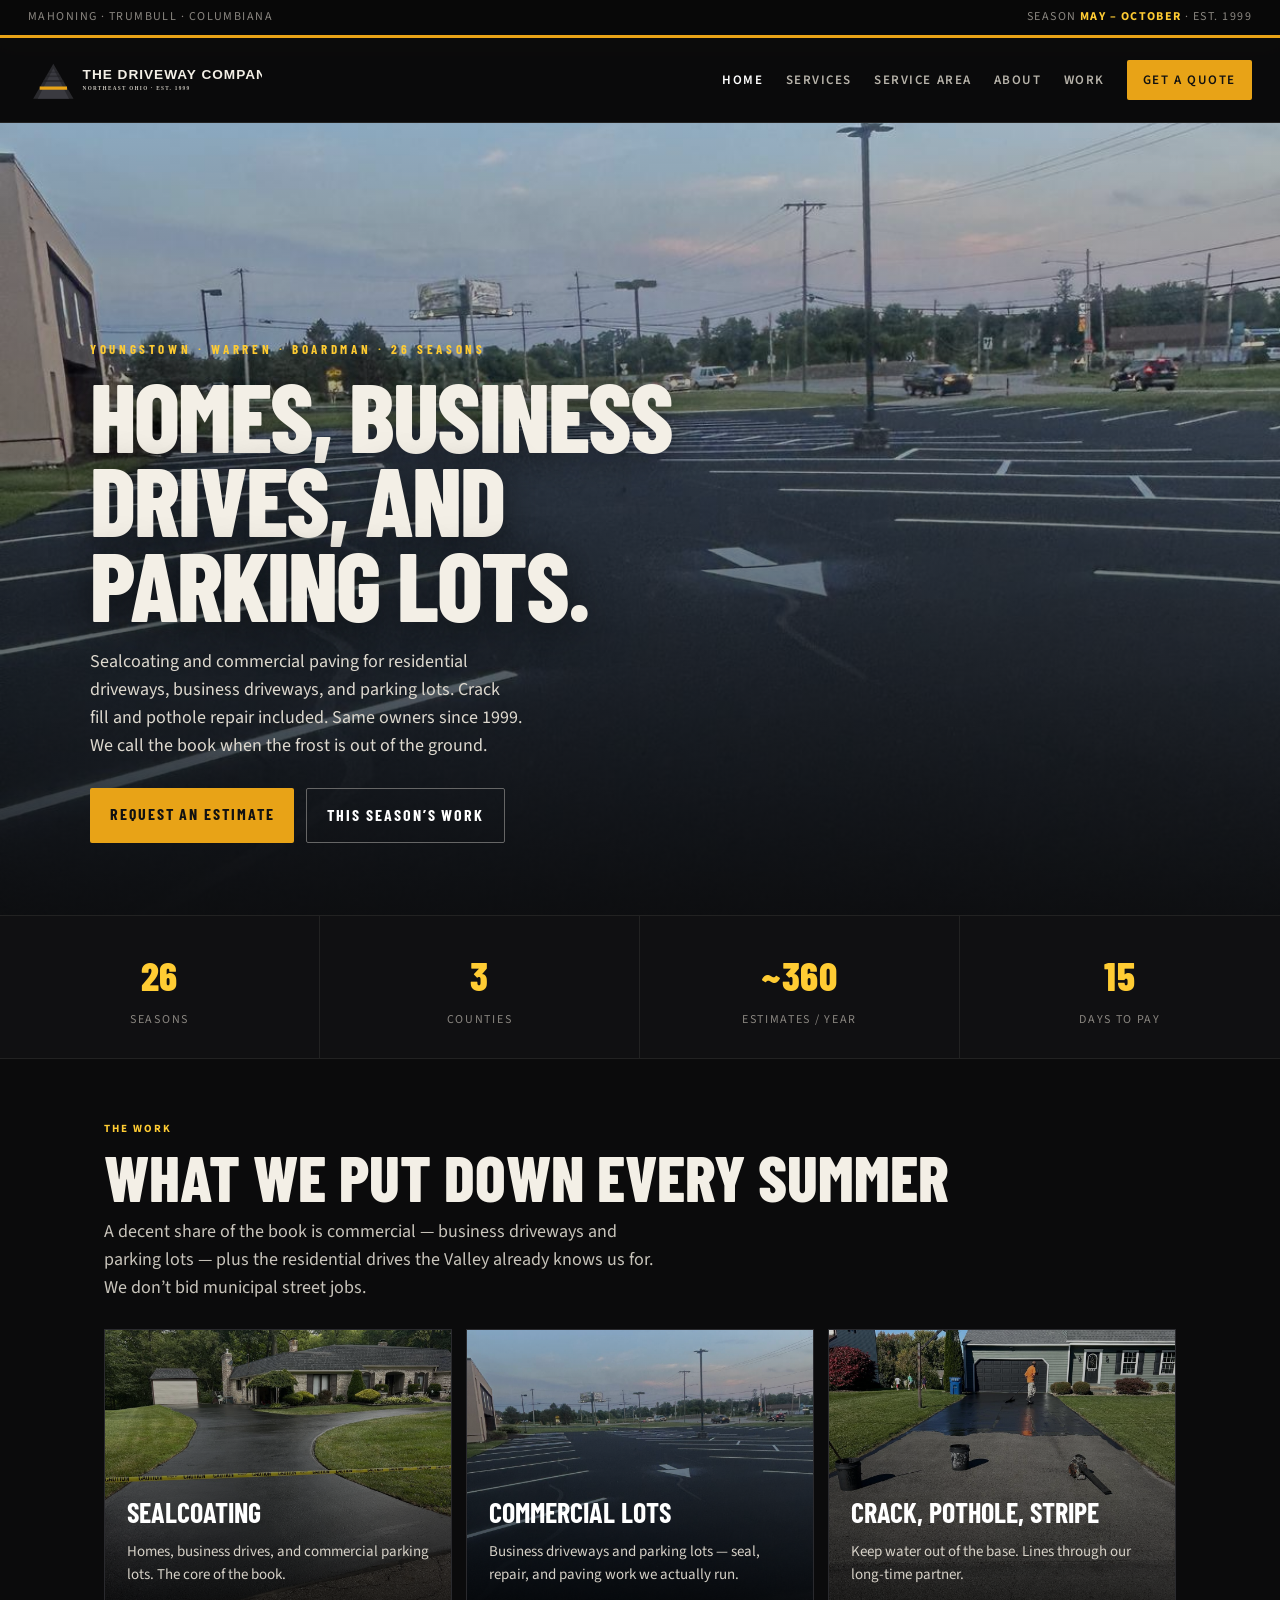
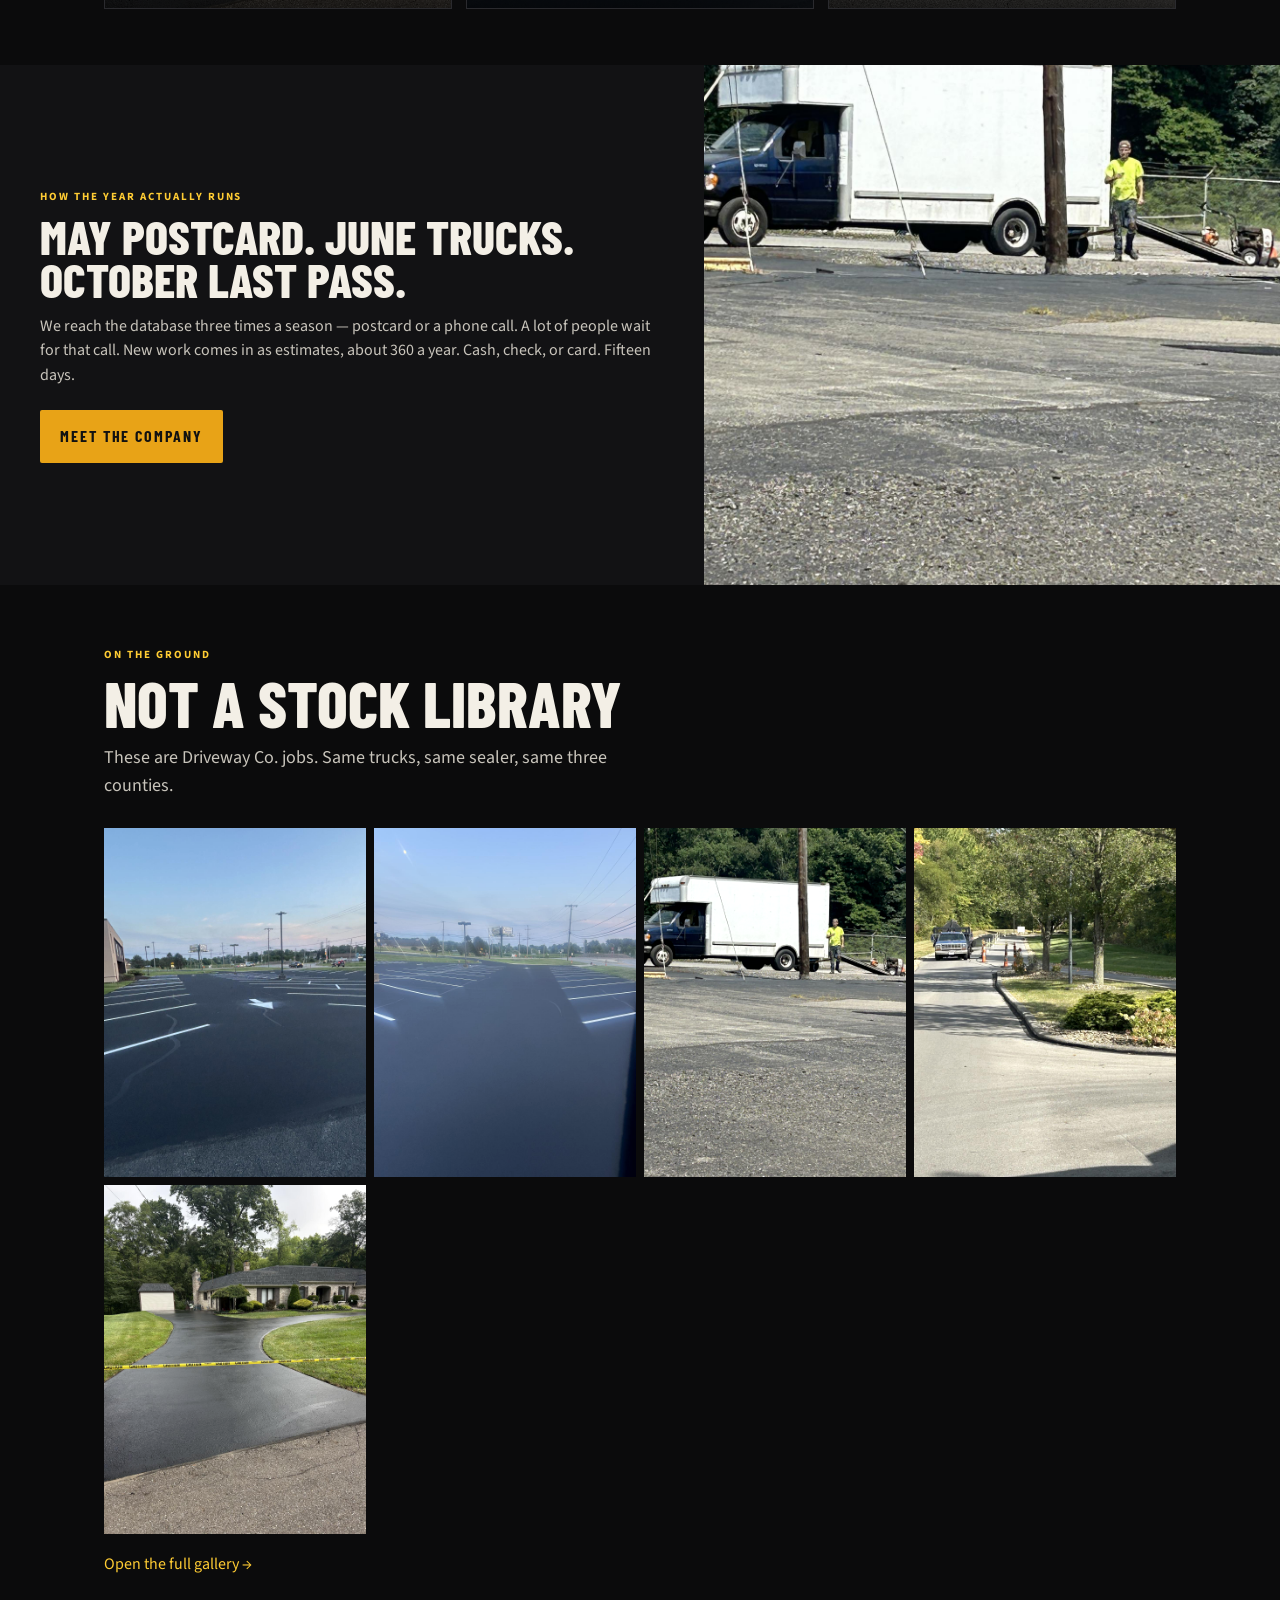
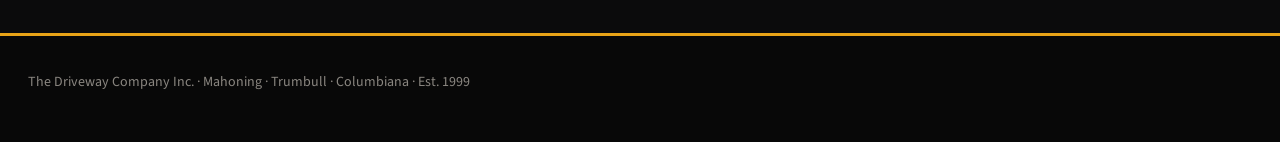
<file: index.html>
<!DOCTYPE html>
<html lang="en">
<head>
  <meta charset="UTF-8" />
  <meta name="viewport" content="width=device-width, initial-scale=1.0" />
  <meta name="robots" content="index, follow" />
  <meta name="description" content="The Driveway Company — 26 seasons of sealcoating and commercial paving for homes, business driveways, and parking lots in Mahoning, Trumbull, and Columbiana Counties." />
  <title>The Driveway Company | Driveways &amp; parking lots · Mahoning Valley since 1999</title>
  <link rel="stylesheet" href="styles.css" />
  <link rel="icon" href="images/logo.svg" type="image/svg+xml" />
</head>
<body>
  <div class="util">
    <span>Mahoning · Trumbull · Columbiana</span>
    <span>Season <b>May – October</b> · Est. 1999</span>
  </div>
  <nav class="nav">
    <a class="brand" href="index.html"><img class="logo" src="images/logo.svg" alt="The Driveway Company" width="280" height="62"/></a>
    <div class="nav-links">
      <a class="active" href="index.html">Home</a>
      <a href="services.html">Services</a>
      <a href="area.html">Service area</a>
      <a href="about.html">About</a>
      <a href="gallery.html">Work</a>
      <a href="contact.html" class="cta">Get a quote</a>
    </div>
  </nav>

  <header class="hero">
    <div class="hero-inner">
      <div class="eyebrow">Youngstown · Warren · Boardman · 26 seasons</div>
      <h1>Homes, business drives, and parking lots.</h1>
      <p>Sealcoating and commercial paving for residential driveways, business driveways, and parking lots. Crack fill and pothole repair included. Same owners since 1999. We call the book when the frost is out of the ground.</p>
      <div class="hero-actions">
        <a class="btn btn-primary" href="contact.html">Request an estimate</a>
        <a class="btn btn-secondary" href="gallery.html">This season’s work</a>
      </div>
    </div>
  </header>

  <div class="stats">
    <div class="stat"><span class="v">26</span><span class="l">Seasons</span></div>
    <div class="stat"><span class="v">3</span><span class="l">Counties</span></div>
    <div class="stat"><span class="v">~360</span><span class="l">Estimates / year</span></div>
    <div class="stat"><span class="v">15</span><span class="l">Days to pay</span></div>
  </div>

  <section class="container">
    <span class="tag">The work</span>
    <h2 class="page-title" style="margin-top:8px;">What we put down every summer</h2>
    <p class="page-sub">A decent share of the book is commercial — business driveways and parking lots — plus the residential drives the Valley already knows us for. We don’t bid municipal street jobs.</p>
    <div class="svc-grid">
      <a class="svc s1" href="services.html">
        <h3>Sealcoating</h3>
        <p>Homes, business drives, and commercial parking lots. The core of the book.</p>
      </a>
      <a class="svc s2" href="services.html">
        <h3>Commercial lots</h3>
        <p>Business driveways and parking lots — seal, repair, and paving work we actually run.</p>
      </a>
      <a class="svc s3" href="services.html">
        <h3>Crack, pothole, stripe</h3>
        <p>Keep water out of the base. Lines through our long-time partner.</p>
      </a>
    </div>
  </section>

  <section class="split">
    <div class="copy">
      <span class="tag">How the year actually runs</span>
      <h2 class="page-title" style="font-size:48px;margin-top:10px;">May postcard. June trucks. October last pass.</h2>
      <p class="muted">We reach the database three times a season — postcard or a phone call. A lot of people wait for that call. New work comes in as estimates, about 360 a year. Cash, check, or card. Fifteen days.</p>
      <p style="margin-top:22px;"><a class="btn btn-primary" href="about.html">Meet the company</a></p>
    </div>
    <div class="pic" aria-hidden="true"></div>
  </section>

  <section class="container">
    <span class="tag">On the ground</span>
    <h2 class="page-title" style="margin-top:8px;">Not a stock library</h2>
    <p class="page-sub">These are Driveway Co. jobs. Same trucks, same sealer, same three counties.</p>
    <div class="photo-strip">
      <figure><img src="images/job-17-commercial.jpg" alt="Commercial parking lot after sealcoat and striping" /></figure>
      <figure><img src="images/job-16-parking-lot.jpg" alt="Commercial parking lot stall stripes" /></figure>
      <figure><img src="images/job-03.jpg" alt="Commercial lot job with crew" /></figure>
      <figure><img src="images/job-14.jpg" alt="Campus or commercial drive with spray truck" /></figure>
      <figure><img src="images/job-04-residence.jpg" alt="Completed residential sealcoating job" /></figure>
    </div>
    <p><a href="gallery.html">Open the full gallery →</a></p>
  </section>

  <footer>The Driveway Company Inc. · Mahoning · Trumbull · Columbiana · Est. 1999</footer>
</body>
</html>
</file>
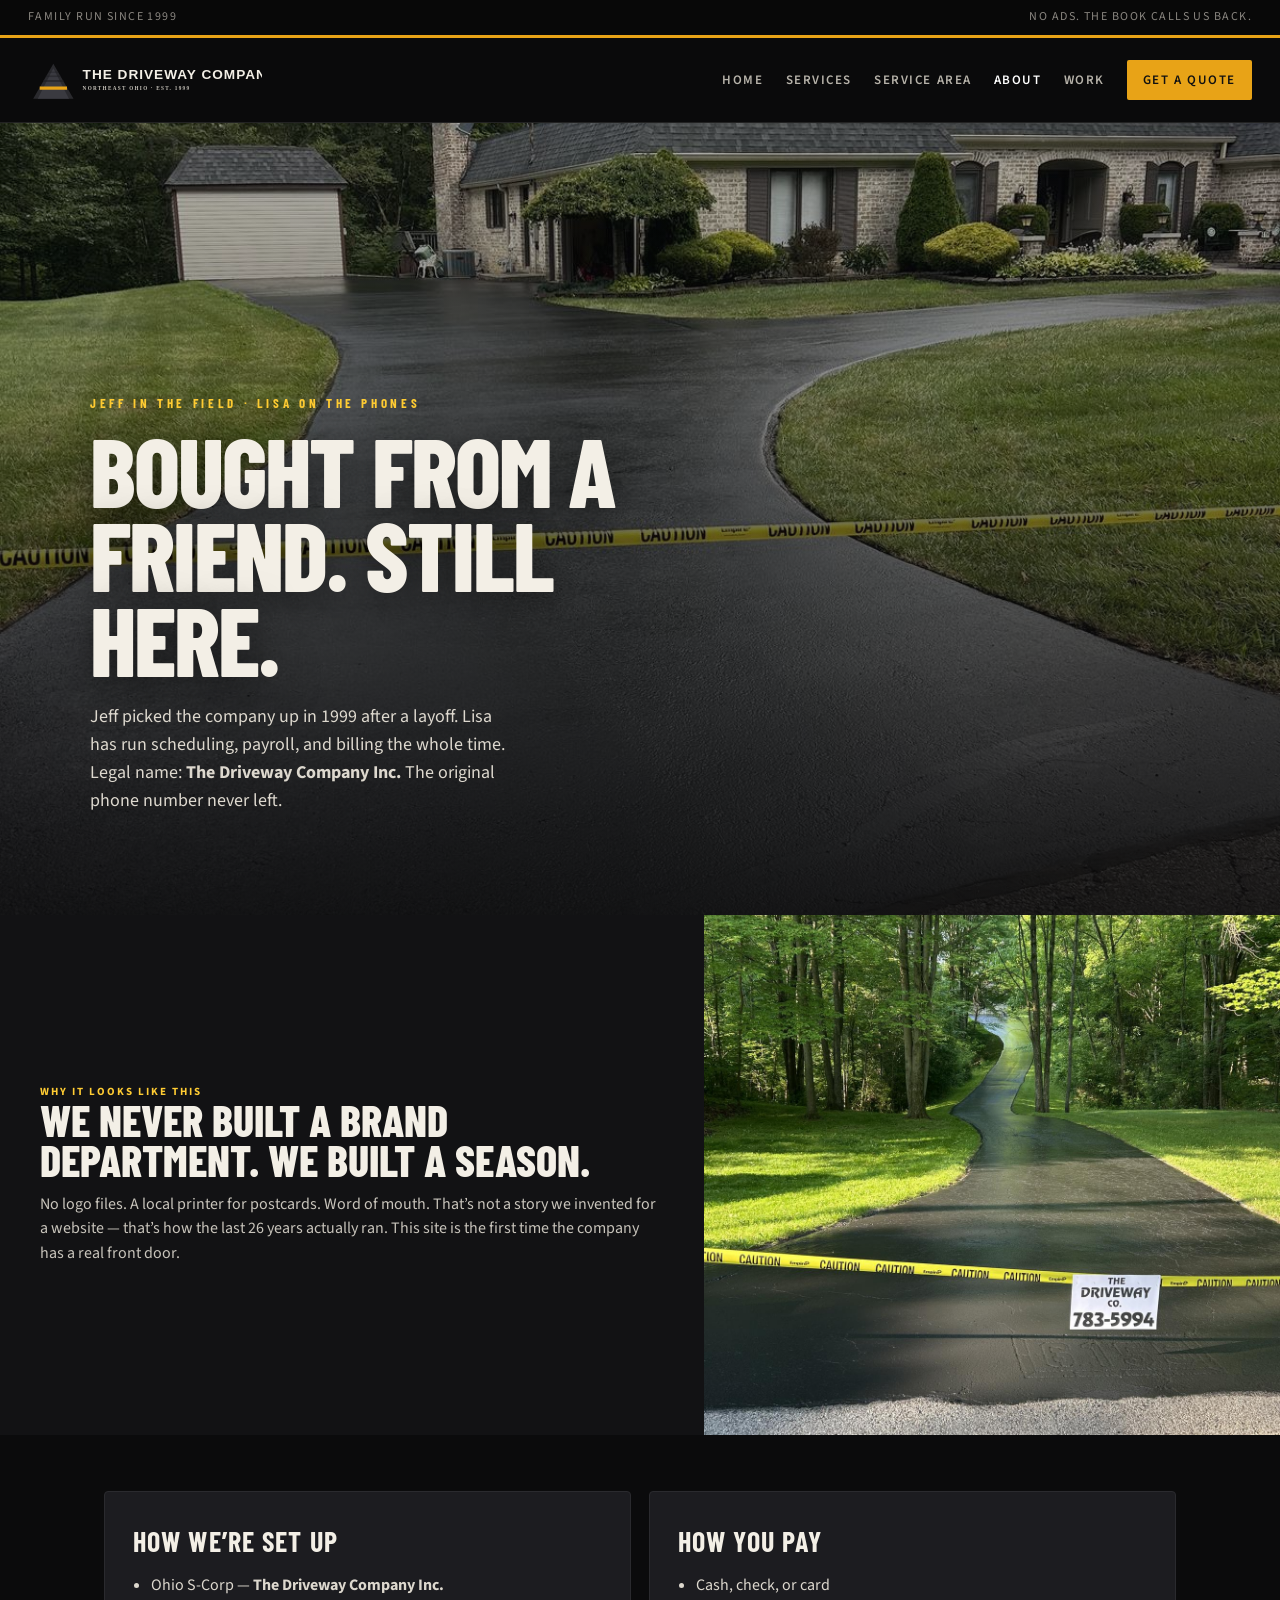
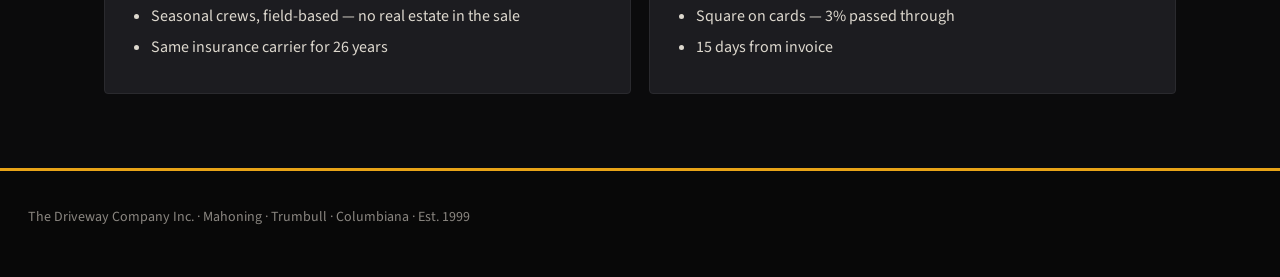
<file: about.html>
<!DOCTYPE html>
<html lang="en">
<head>
  <meta charset="UTF-8" />
  <meta name="viewport" content="width=device-width, initial-scale=1.0" />
  <meta name="robots" content="index, follow" />
  <title>About | The Driveway Company</title>
  <link rel="stylesheet" href="styles.css" />
</head>
<body>
  <div class="util"><span>Family run since 1999</span><span>No ads. The book calls us back.</span></div>
  <nav class="nav">
    <a class="brand" href="index.html"><img class="logo" src="images/logo.svg" alt="The Driveway Company" width="280" height="62"/></a>
    <div class="nav-links">
      <a href="index.html">Home</a>
      <a href="services.html">Services</a>
      <a href="area.html">Service area</a>
      <a class="active" href="about.html">About</a>
      <a href="gallery.html">Work</a>
      <a href="contact.html" class="cta">Get a quote</a>
    </div>
  </nav>
  <header class="hero house">
    <div class="hero-inner">
      <div class="eyebrow">Jeff in the field · Lisa on the phones</div>
      <h1>Bought from a friend. Still here.</h1>
      <p>Jeff picked the company up in 1999 after a layoff. Lisa has run scheduling, payroll, and billing the whole time. Legal name: <strong>The Driveway Company Inc.</strong> The original phone number never left.</p>
    </div>
  </header>
  <section class="split alt">
    <div class="copy">
      <span class="tag">Why it looks like this</span>
      <h2 class="page-title" style="font-size:44px;">We never built a brand department. We built a season.</h2>
      <p class="muted">No logo files. A local printer for postcards. Word of mouth. That’s not a story we invented for a website — that’s how the last 26 years actually ran. This site is the first time the company has a real front door.</p>
    </div>
    <div class="pic" aria-hidden="true"></div>
  </section>
  <main class="container">
    <div class="grid-2">
      <section class="card">
        <h2>How we’re set up</h2>
        <ul class="list">
          <li>Ohio S-Corp — <strong>The Driveway Company Inc.</strong></li>
          <li>Seasonal crews, field-based — no real estate in the sale</li>
          <li>Same insurance carrier for 26 years</li>
        </ul>
      </section>
      <section class="card">
        <h2>How you pay</h2>
        <ul class="list">
          <li>Cash, check, or card</li>
          <li>Square on cards — 3% passed through</li>
          <li>15 days from invoice</li>
        </ul>
      </section>
    </div>
  </main>
  <footer>The Driveway Company Inc. · Mahoning · Trumbull · Columbiana · Est. 1999</footer>
</body>
</html>
</file>
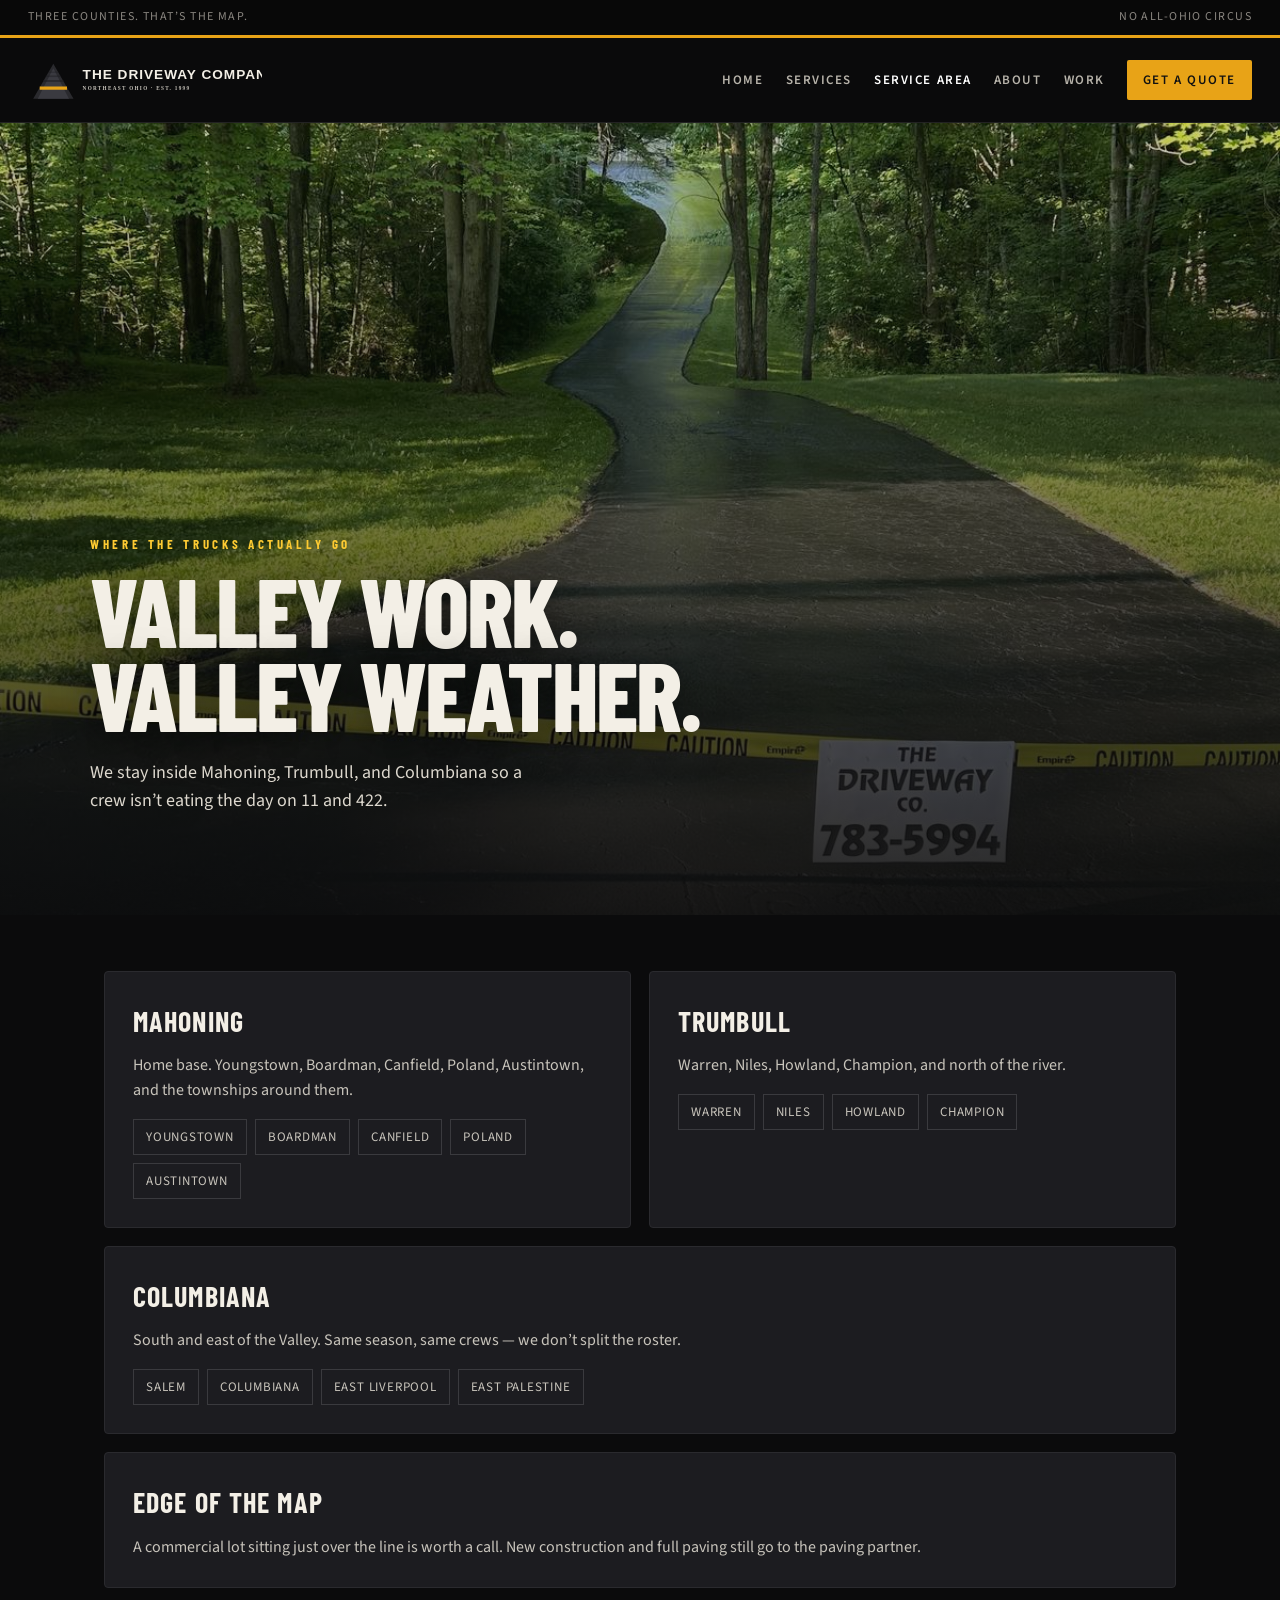
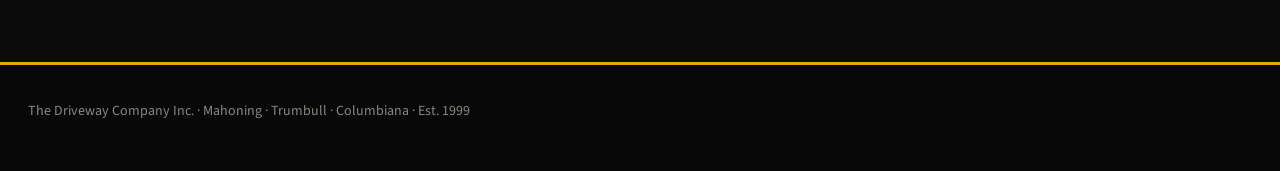
<file: area.html>
<!DOCTYPE html>
<html lang="en">
<head>
  <meta charset="UTF-8" />
  <meta name="viewport" content="width=device-width, initial-scale=1.0" />
  <meta name="robots" content="index, follow" />
  <title>Service area | The Driveway Company</title>
  <link rel="stylesheet" href="styles.css" />
</head>
<body>
  <div class="util"><span>Three counties. That’s the map.</span><span>No all-Ohio circus</span></div>
  <nav class="nav">
    <a class="brand" href="index.html"><img class="logo" src="images/logo.svg" alt="The Driveway Company" width="280" height="62"/></a>
    <div class="nav-links">
      <a href="index.html">Home</a>
      <a href="services.html">Services</a>
      <a class="active" href="area.html">Service area</a>
      <a href="about.html">About</a>
      <a href="gallery.html">Work</a>
      <a href="contact.html" class="cta">Get a quote</a>
    </div>
  </nav>
  <header class="hero woods">
    <div class="hero-inner">
      <div class="eyebrow">Where the trucks actually go</div>
      <h1>Valley work. Valley weather.</h1>
      <p>We stay inside Mahoning, Trumbull, and Columbiana so a crew isn’t eating the day on 11 and 422.</p>
    </div>
  </header>
  <main class="container">
    <div class="grid-2">
      <section class="card">
        <h2>Mahoning</h2>
        <p class="muted">Home base. Youngstown, Boardman, Canfield, Poland, Austintown, and the townships around them.</p>
        <div class="towns">
          <span class="town">Youngstown</span><span class="town">Boardman</span><span class="town">Canfield</span>
          <span class="town">Poland</span><span class="town">Austintown</span>
        </div>
      </section>
      <section class="card">
        <h2>Trumbull</h2>
        <p class="muted">Warren, Niles, Howland, Champion, and north of the river.</p>
        <div class="towns">
          <span class="town">Warren</span><span class="town">Niles</span><span class="town">Howland</span>
          <span class="town">Champion</span>
        </div>
      </section>
    </div>
    <section class="card">
      <h2>Columbiana</h2>
      <p class="muted">South and east of the Valley. Same season, same crews — we don’t split the roster.</p>
      <div class="towns">
        <span class="town">Salem</span><span class="town">Columbiana</span><span class="town">East Liverpool</span>
        <span class="town">East Palestine</span>
      </div>
    </section>
    <section class="card">
      <h2>Edge of the map</h2>
      <p class="muted">A commercial lot sitting just over the line is worth a call. New construction and full paving still go to the paving partner.</p>
    </section>
  </main>
  <footer>The Driveway Company Inc. · Mahoning · Trumbull · Columbiana · Est. 1999</footer>
</body>
</html>
</file>
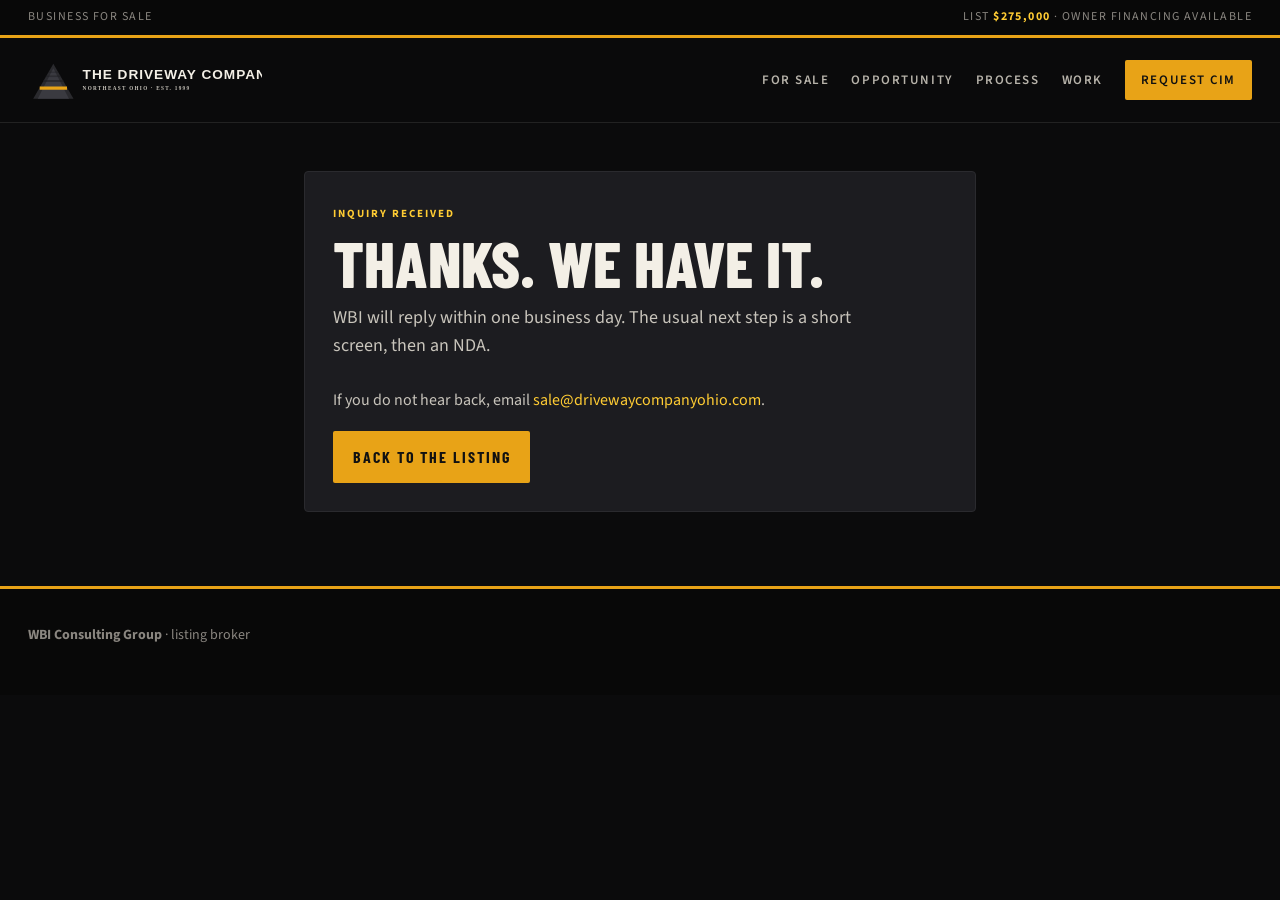
<file: buyer-thanks.html>
<!DOCTYPE html>
<html lang="en">
<head>
  <meta charset="UTF-8" />
  <meta name="viewport" content="width=device-width, initial-scale=1.0" />
  <meta name="robots" content="noindex, nofollow" />
  <title>Inquiry received | The Driveway Company</title>
  <link rel="stylesheet" href="styles.css" />
  <link rel="icon" href="images/logo.svg" type="image/svg+xml" />
</head>
<body>
  <div class="util"><span>Business for sale</span><span>List <b>$275,000</b> · Owner financing available</span></div>
  <nav class="nav">
    <a class="brand" href="sale.html"><img class="logo" src="images/logo.svg" alt="The Driveway Company" width="280" height="62"/></a>
    <div class="nav-links">
      <a href="sale.html">For sale</a>
      <a href="opportunity.html">Opportunity</a>
      <a href="process.html">Process</a>
      <a href="gallery.html">Work</a>
      <a href="inquire.html" class="cta">Request CIM</a>
    </div>
  </nav>
  <main class="container" style="padding-top:48px; max-width:720px;">
    <section class="card">
      <span class="tag">Inquiry received</span>
      <h1 class="page-title" style="margin-top:10px;">Thanks. We have it.</h1>
      <p class="page-sub">WBI will reply within one business day. The usual next step is a short screen, then an NDA.</p>
      <p class="muted">If you do not hear back, email <a href="mailto:sale@drivewaycompanyohio.com">sale@drivewaycompanyohio.com</a>.</p>
      <p style="margin-top:18px;"><a class="btn btn-primary" href="sale.html">Back to the listing</a></p>
    </section>
  </main>
  <footer><strong>WBI Consulting Group</strong> · listing broker</footer>
</body>
</html>
</file>
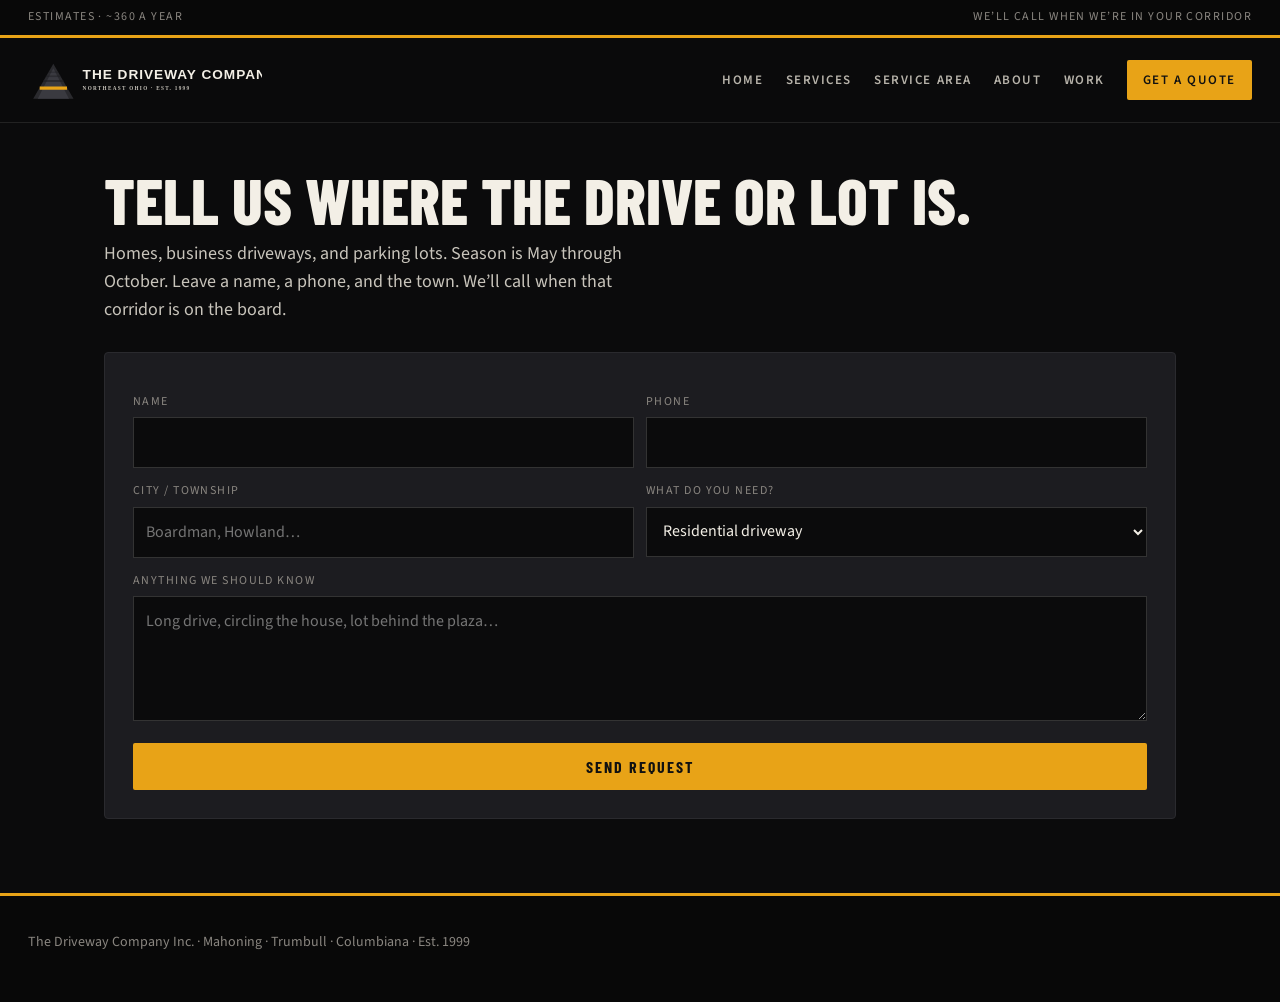
<file: contact.html>
<!DOCTYPE html>
<html lang="en">
<head>
  <meta charset="UTF-8" />
  <meta name="viewport" content="width=device-width, initial-scale=1.0" />
  <meta name="robots" content="index, follow" />
  <title>Get a quote | The Driveway Company</title>
  <link rel="stylesheet" href="styles.css" />
</head>
<body>
  <div class="util"><span>Estimates · ~360 a year</span><span>We’ll call when we’re in your corridor</span></div>
  <nav class="nav">
    <a class="brand" href="index.html"><img class="logo" src="images/logo.svg" alt="The Driveway Company" width="280" height="62"/></a>
    <div class="nav-links">
      <a href="index.html">Home</a>
      <a href="services.html">Services</a>
      <a href="area.html">Service area</a>
      <a href="about.html">About</a>
      <a href="gallery.html">Work</a>
      <a href="contact.html" class="cta active">Get a quote</a>
    </div>
  </nav>
  <main class="container" style="padding-top:48px;">
    <h1 class="page-title">Tell us where the drive or lot is.</h1>
    <p class="page-sub">Homes, business driveways, and parking lots. Season is May through October. Leave a name, a phone, and the town. We’ll call when that corridor is on the board.</p>
    <section class="card">
      <form class="form-grid" action="https://formsubmit.co/f00d392a58c401b64796ccf710bd9527" method="post">
        <input type="hidden" name="_next" value="https://drivewaycompanyohio.com/thanks.html" />
        <input type="hidden" name="_subject" value="Driveway Co. quote request" />
        <input type="text" name="_honey" style="display:none" />
        <div class="form-row">
          <div><label for="name">Name</label><input id="name" name="name" required /></div>
          <div><label for="phone">Phone</label><input id="phone" name="phone" required /></div>
        </div>
        <div class="form-row">
          <div><label for="city">City / township</label><input id="city" name="city" placeholder="Boardman, Howland…" /></div>
          <div>
            <label for="job">What do you need?</label>
            <select id="job" name="job">
              <option>Residential driveway</option>
              <option>Business driveway</option>
              <option>Parking lot / commercial paving</option>
              <option>Crack fill / pothole</option>
              <option>Not sure — call me</option>
            </select>
          </div>
        </div>
        <div>
          <label for="notes">Anything we should know</label>
          <textarea id="notes" name="notes" rows="4" placeholder="Long drive, circling the house, lot behind the plaza…"></textarea>
        </div>
        <button class="btn btn-primary" type="submit">Send request</button>
      </form>
    </section>
  </main>
  <footer>The Driveway Company Inc. · Mahoning · Trumbull · Columbiana · Est. 1999</footer>
</body>
</html>
</file>
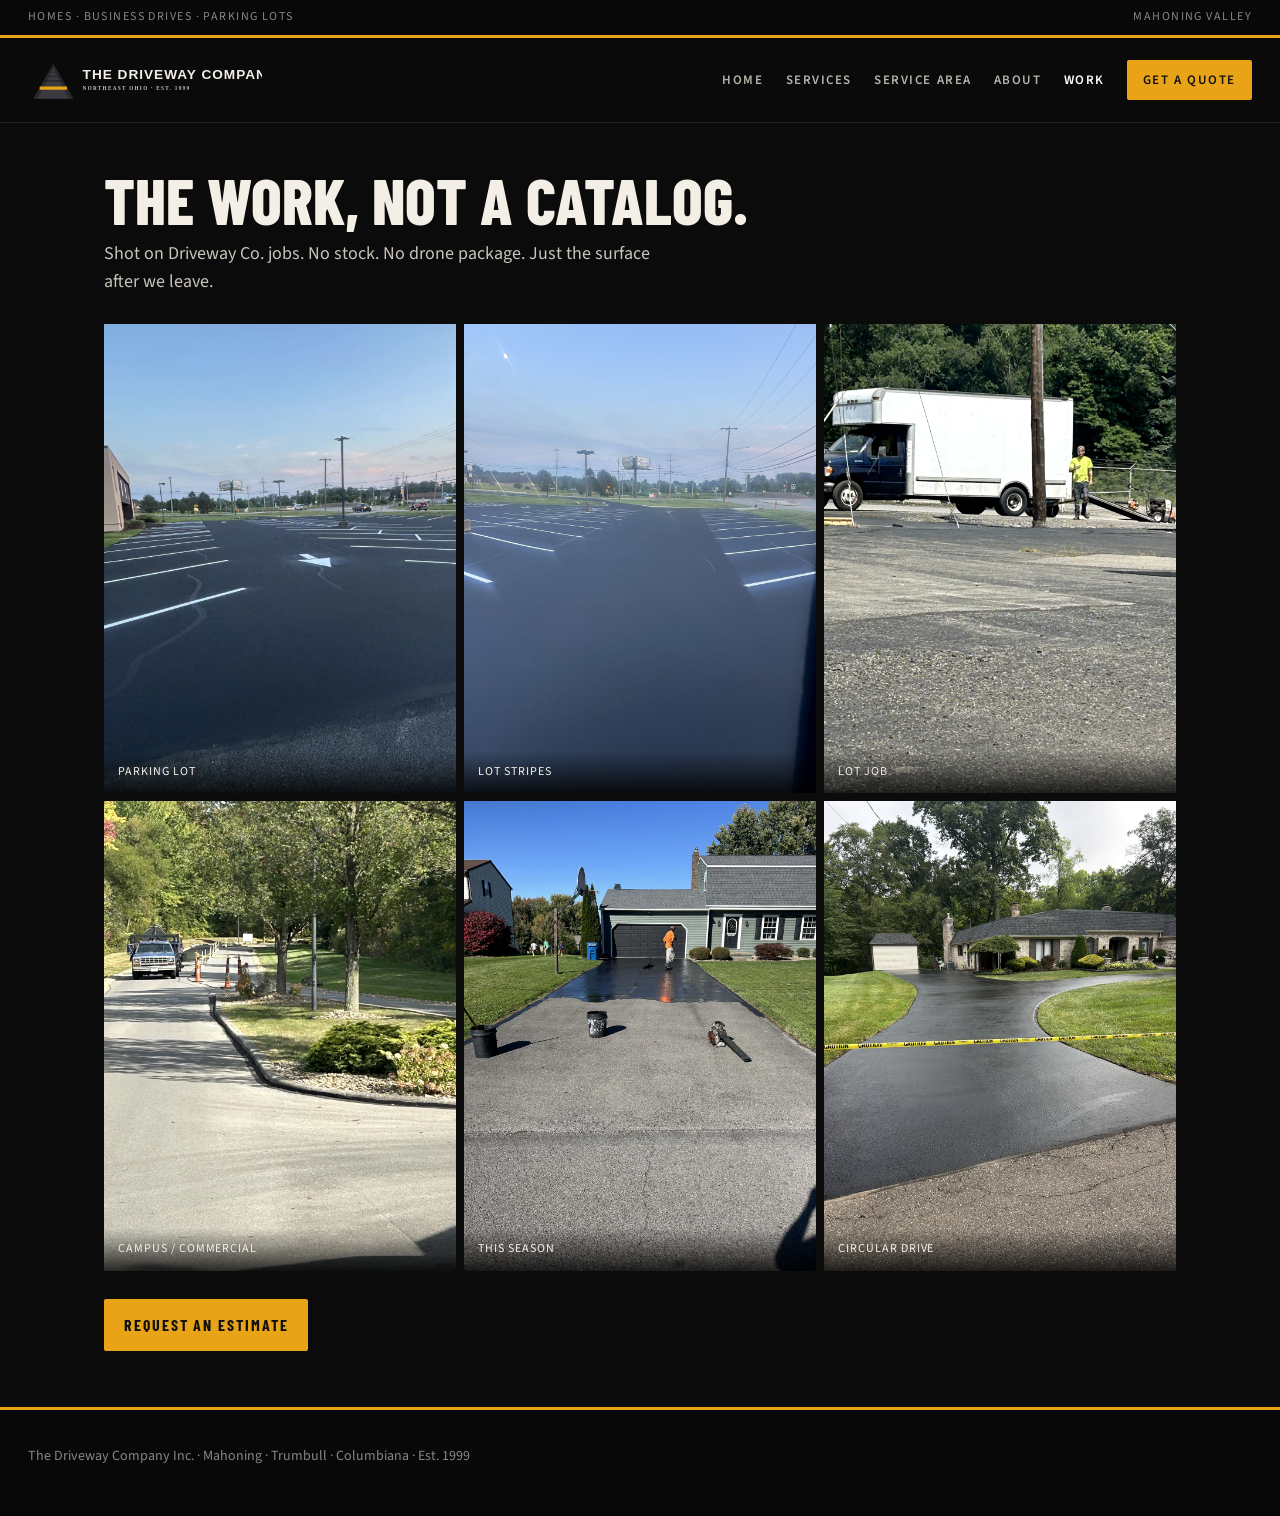
<file: gallery.html>
<!DOCTYPE html>
<html lang="en">
<head>
  <meta charset="UTF-8" />
  <meta name="viewport" content="width=device-width, initial-scale=1.0" />
  <meta name="robots" content="index, follow" />
  <title>Work | The Driveway Company</title>
  <link rel="stylesheet" href="styles.css" />
</head>
<body>
  <div class="util"><span>Homes · Business drives · Parking lots</span><span>Mahoning Valley</span></div>
  <nav class="nav">
    <a class="brand" href="index.html"><img class="logo" src="images/logo.svg" alt="The Driveway Company" width="280" height="62"/></a>
    <div class="nav-links">
      <a href="index.html">Home</a>
      <a href="services.html">Services</a>
      <a href="area.html">Service area</a>
      <a href="about.html">About</a>
      <a class="active" href="gallery.html">Work</a>
      <a href="contact.html" class="cta">Get a quote</a>
    </div>
  </nav>
  <main class="container" style="padding-top:48px;">
    <h1 class="page-title">The work, not a catalog.</h1>
    <p class="page-sub">Shot on Driveway Co. jobs. No stock. No drone package. Just the surface after we leave.</p>
    <div class="gallery">
      <figure><img src="images/job-17-commercial.jpg" alt="Commercial parking lot after sealcoat and striping" /><figcaption>Parking lot</figcaption></figure>
      <figure><img src="images/job-16-parking-lot.jpg" alt="Commercial parking lot stall stripes" /><figcaption>Lot stripes</figcaption></figure>
      <figure><img src="images/job-03.jpg" alt="Commercial lot job with crew" /><figcaption>Lot job</figcaption></figure>
      <figure><img src="images/job-14.jpg" alt="Commercial / campus drive with spray truck" /><figcaption>Campus / commercial</figcaption></figure>
      <figure><img src="images/job-15-crew-work.jpg" alt="Fresh sealcoat on a residential driveway" /><figcaption>This season</figcaption></figure>
      <figure><img src="images/job-04-residence.jpg" alt="Circular driveway at a brick home" /><figcaption>Circular drive</figcaption></figure>
    </div>
    <p style="margin-top:28px;"><a class="btn btn-primary" href="contact.html">Request an estimate</a></p>
  </main>
  <footer>The Driveway Company Inc. · Mahoning · Trumbull · Columbiana · Est. 1999</footer>
</body>
</html>
</file>
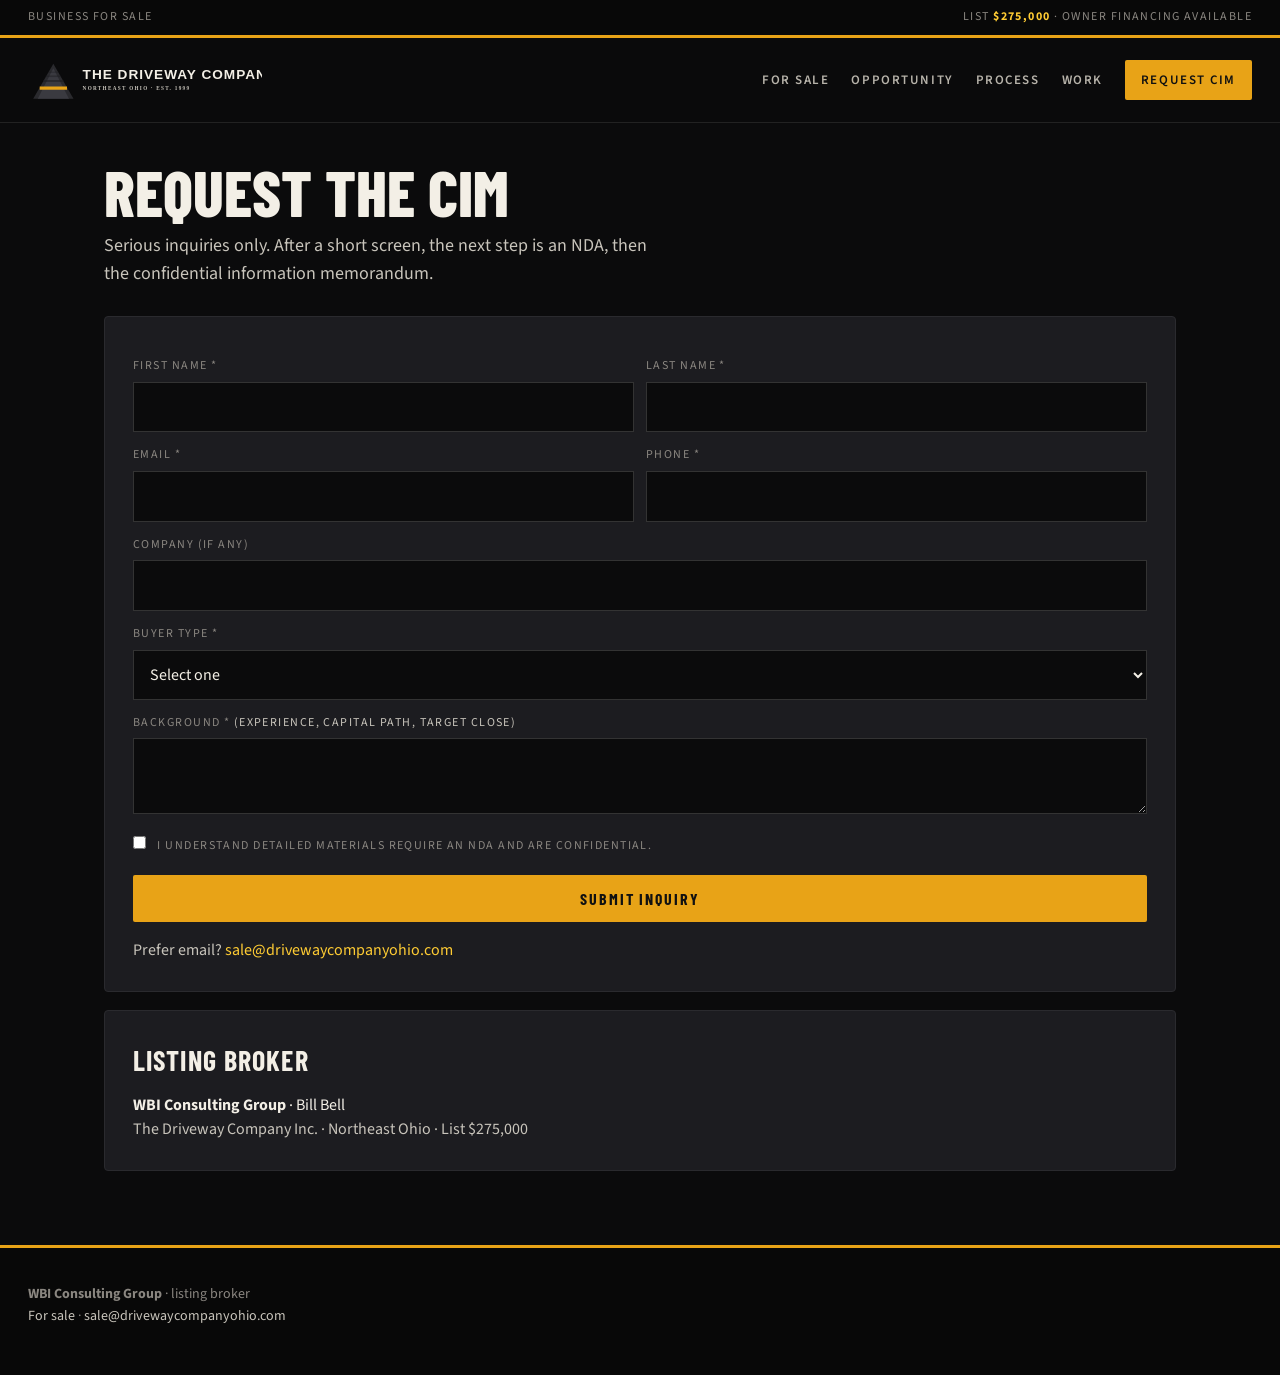
<file: inquire.html>
<!DOCTYPE html>
<html lang="en">
<head>
  <meta charset="UTF-8" />
  <meta name="viewport" content="width=device-width, initial-scale=1.0" />
  <meta name="robots" content="index, follow" />
  <title>Request the CIM | Asphalt Sealcoating Business for Sale</title>
  <link rel="stylesheet" href="styles.css" />
  <link rel="icon" href="images/logo.svg" type="image/svg+xml" />
</head>
<body>
  <div class="util"><span>Business for sale</span><span>List <b>$275,000</b> · Owner financing available</span></div>
  <nav class="nav">
    <a class="brand" href="sale.html"><img class="logo" src="images/logo.svg" alt="The Driveway Company" width="280" height="62"/></a>
    <div class="nav-links">
      <a href="sale.html">For sale</a>
      <a href="opportunity.html">Opportunity</a>
      <a href="process.html">Process</a>
      <a href="gallery.html">Work</a>
      <a href="inquire.html" class="cta active">Request CIM</a>
    </div>
  </nav>

  <main class="container" style="padding-top:40px;">
    <h1 class="page-title">Request the CIM</h1>
    <p class="page-sub">Serious inquiries only. After a short screen, the next step is an NDA, then the confidential information memorandum.</p>

    <section class="card">
      <form class="form-grid" action="https://formsubmit.co/f00d392a58c401b64796ccf710bd9527" method="post">
        <input type="hidden" name="_next" value="https://drivewaycompanyohio.com/buyer-thanks.html" />
        <input type="hidden" name="_subject" value="Driveway Co. — buyer inquiry (CIM request)" />
        <input type="hidden" name="_template" value="table" />
        <input type="text" name="_honey" style="display:none" />
        <div class="form-row">
          <div>
            <label for="first-name">First name *</label>
            <input id="first-name" name="first-name" required />
          </div>
          <div>
            <label for="last-name">Last name *</label>
            <input id="last-name" name="last-name" required />
          </div>
        </div>
        <div class="form-row">
          <div>
            <label for="email">Email *</label>
            <input id="email" name="email" type="email" required />
          </div>
          <div>
            <label for="phone">Phone *</label>
            <input id="phone" name="phone" type="tel" required />
          </div>
        </div>
        <div>
          <label for="company">Company (if any)</label>
          <input id="company" name="company" />
        </div>
        <div>
          <label for="buyer-type">Buyer type *</label>
          <select id="buyer-type" name="buyer-type" required>
            <option value="">Select one</option>
            <option value="strategic">Existing paving or sealcoating operator</option>
            <option value="first-time">First-time buyer with trade experience</option>
            <option value="adjacent">Adjacent trade expanding into the Valley</option>
            <option value="other">Other</option>
          </select>
        </div>
        <div>
          <label for="background">Background * <span class="muted">(experience, capital path, target close)</span></label>
          <textarea id="background" name="background" required></textarea>
        </div>
        <div>
          <label>
            <input type="checkbox" name="nda-ack" value="yes" required style="width:auto; margin-right:8px;" />
            I understand detailed materials require an NDA and are confidential.
          </label>
        </div>
        <button class="btn btn-primary" type="submit">Submit inquiry</button>
      </form>
      <p class="muted" style="margin-top:16px;">Prefer email? <a href="mailto:sale@drivewaycompanyohio.com">sale@drivewaycompanyohio.com</a></p>
    </section>

    <section class="card">
      <h2>Listing broker</h2>
      <p><strong>WBI Consulting Group</strong> · Bill Bell</p>
      <p class="muted">The Driveway Company Inc. · Northeast Ohio · List $275,000</p>
    </section>
  </main>

  <footer>
    <strong>WBI Consulting Group</strong> · listing broker<br />
    <a href="sale.html">For sale</a> · <a href="mailto:sale@drivewaycompanyohio.com">sale@drivewaycompanyohio.com</a>
  </footer>
</body>
</html>
</file>
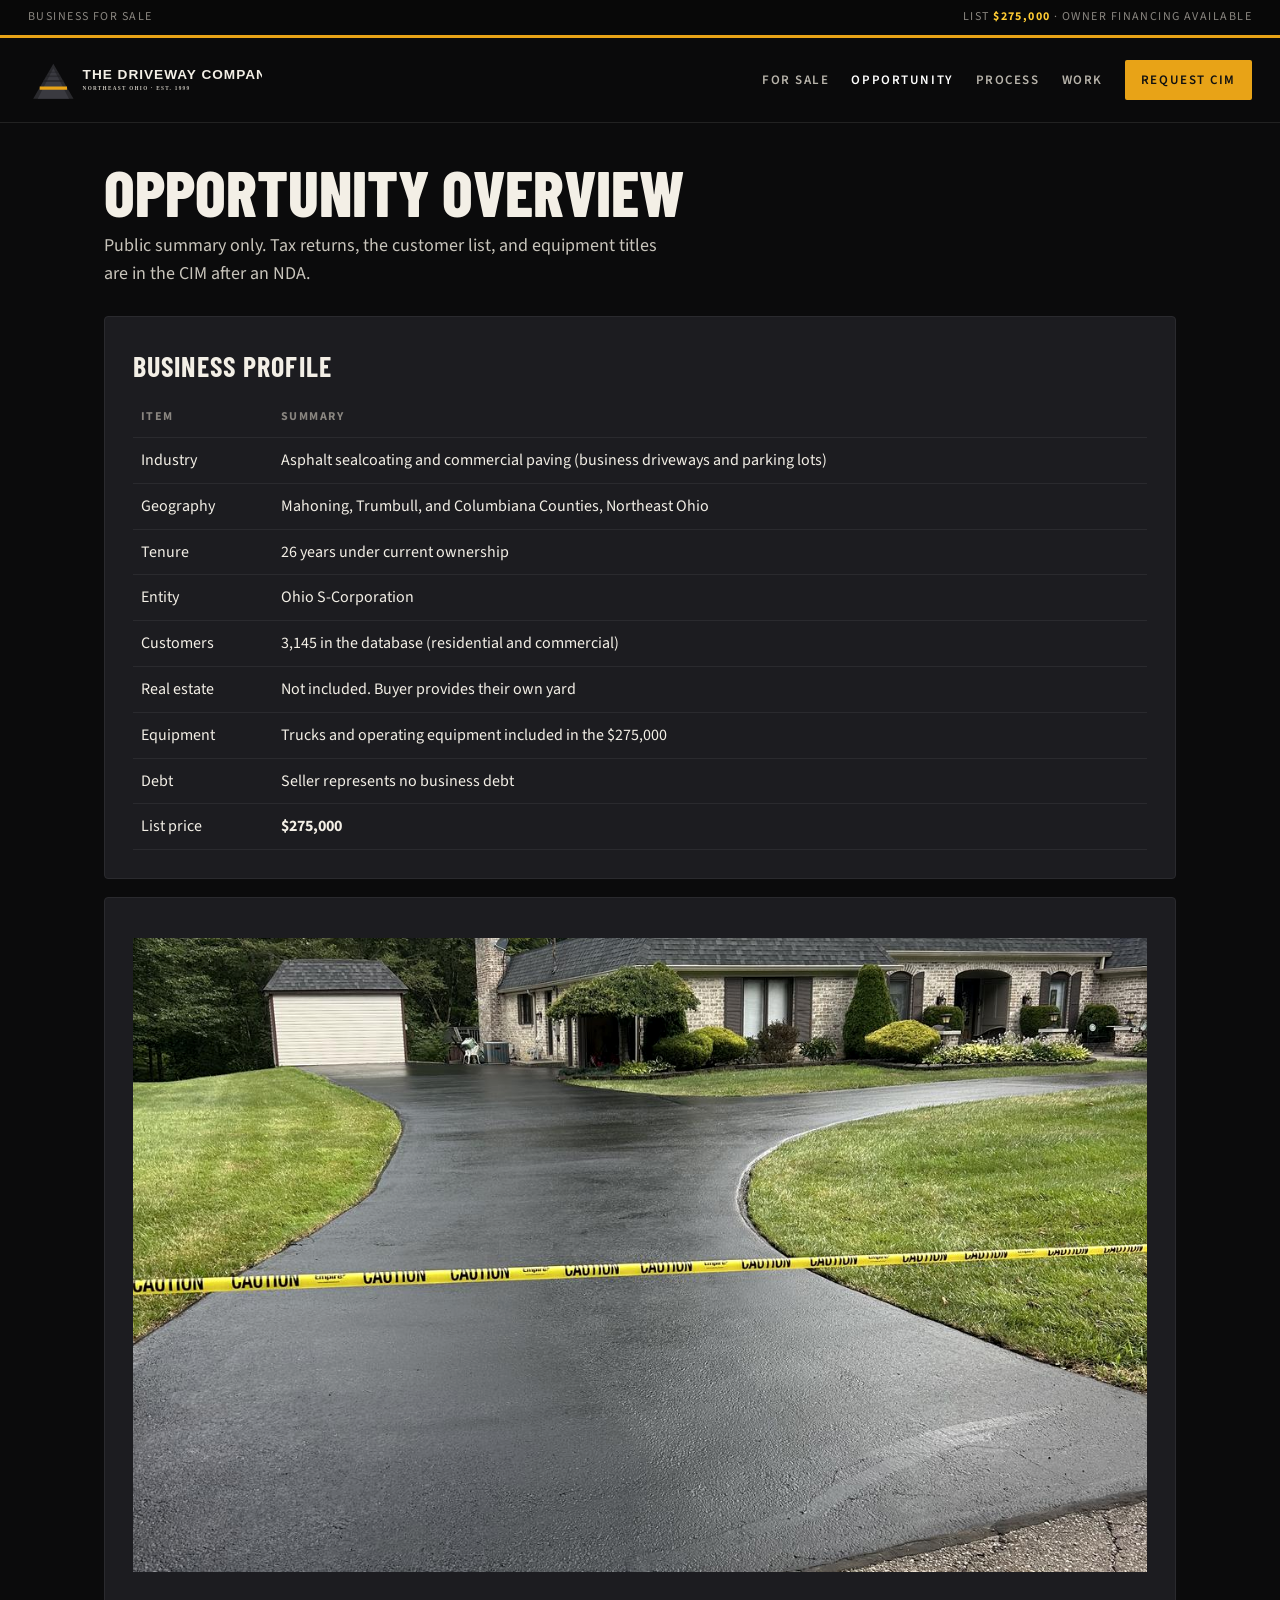
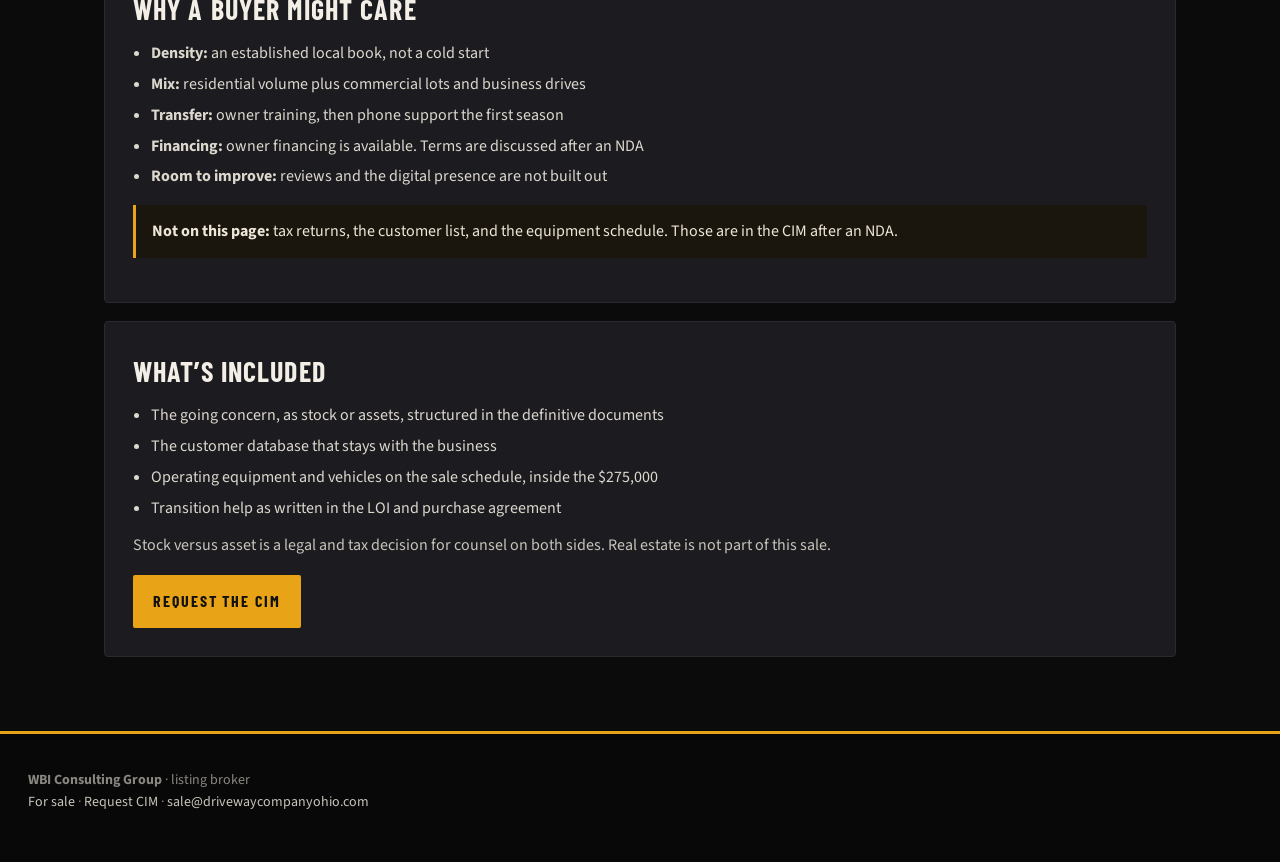
<file: opportunity.html>
<!DOCTYPE html>
<html lang="en">
<head>
  <meta charset="UTF-8" />
  <meta name="viewport" content="width=device-width, initial-scale=1.0" />
  <meta name="robots" content="index, follow" />
  <title>Opportunity | Asphalt Sealcoating Business for Sale | $275,000</title>
  <link rel="stylesheet" href="styles.css" />
  <link rel="icon" href="images/logo.svg" type="image/svg+xml" />
</head>
<body>
  <div class="util"><span>Business for sale</span><span>List <b>$275,000</b> · Owner financing available</span></div>
  <nav class="nav">
    <a class="brand" href="sale.html"><img class="logo" src="images/logo.svg" alt="The Driveway Company" width="280" height="62"/></a>
    <div class="nav-links">
      <a href="sale.html">For sale</a>
      <a class="active" href="opportunity.html">Opportunity</a>
      <a href="process.html">Process</a>
      <a href="gallery.html">Work</a>
      <a href="inquire.html" class="cta">Request CIM</a>
    </div>
  </nav>

  <main class="container" style="padding-top:40px;">
    <h1 class="page-title">Opportunity overview</h1>
    <p class="page-sub">Public summary only. Tax returns, the customer list, and equipment titles are in the CIM after an NDA.</p>

    <section class="card">
      <h2>Business profile</h2>
      <table>
        <tr><th>Item</th><th>Summary</th></tr>
        <tr><td>Industry</td><td>Asphalt sealcoating and commercial paving (business driveways and parking lots)</td></tr>
        <tr><td>Geography</td><td>Mahoning, Trumbull, and Columbiana Counties, Northeast Ohio</td></tr>
        <tr><td>Tenure</td><td>26 years under current ownership</td></tr>
        <tr><td>Entity</td><td>Ohio S-Corporation</td></tr>
        <tr><td>Customers</td><td>3,145 in the database (residential and commercial)</td></tr>
        <tr><td>Real estate</td><td>Not included. Buyer provides their own yard</td></tr>
        <tr><td>Equipment</td><td>Trucks and operating equipment included in the $275,000</td></tr>
        <tr><td>Debt</td><td>Seller represents no business debt</td></tr>
        <tr><td>List price</td><td><strong>$275,000</strong></td></tr>
      </table>
    </section>

    <section class="card">
      <div class="feature-photo" style="margin-bottom:16px;"><img src="images/job-04-residence.jpg" alt="Completed residential sealcoating job" loading="lazy" /></div>
      <h2>Why a buyer might care</h2>
      <ul class="list">
        <li><strong>Density:</strong> an established local book, not a cold start</li>
        <li><strong>Mix:</strong> residential volume plus commercial lots and business drives</li>
        <li><strong>Transfer:</strong> owner training, then phone support the first season</li>
        <li><strong>Financing:</strong> owner financing is available. Terms are discussed after an NDA</li>
        <li><strong>Room to improve:</strong> reviews and the digital presence are not built out</li>
      </ul>
      <div class="callout">
        <strong>Not on this page:</strong> tax returns, the customer list, and the equipment schedule. Those are in the CIM after an NDA.
      </div>
    </section>

    <section class="card">
      <h2>What’s included</h2>
      <ul class="list">
        <li>The going concern, as stock or assets, structured in the definitive documents</li>
        <li>The customer database that stays with the business</li>
        <li>Operating equipment and vehicles on the sale schedule, inside the $275,000</li>
        <li>Transition help as written in the LOI and purchase agreement</li>
      </ul>
      <p class="muted" style="margin-top:12px;">Stock versus asset is a legal and tax decision for counsel on both sides. Real estate is not part of this sale.</p>
      <p style="margin-top:18px;"><a class="btn btn-primary" href="inquire.html">Request the CIM</a></p>
    </section>
  </main>

  <footer>
    <strong>WBI Consulting Group</strong> · listing broker<br />
    <a href="sale.html">For sale</a> · <a href="inquire.html">Request CIM</a> · <a href="mailto:sale@drivewaycompanyohio.com">sale@drivewaycompanyohio.com</a>
  </footer>
</body>
</html>
</file>
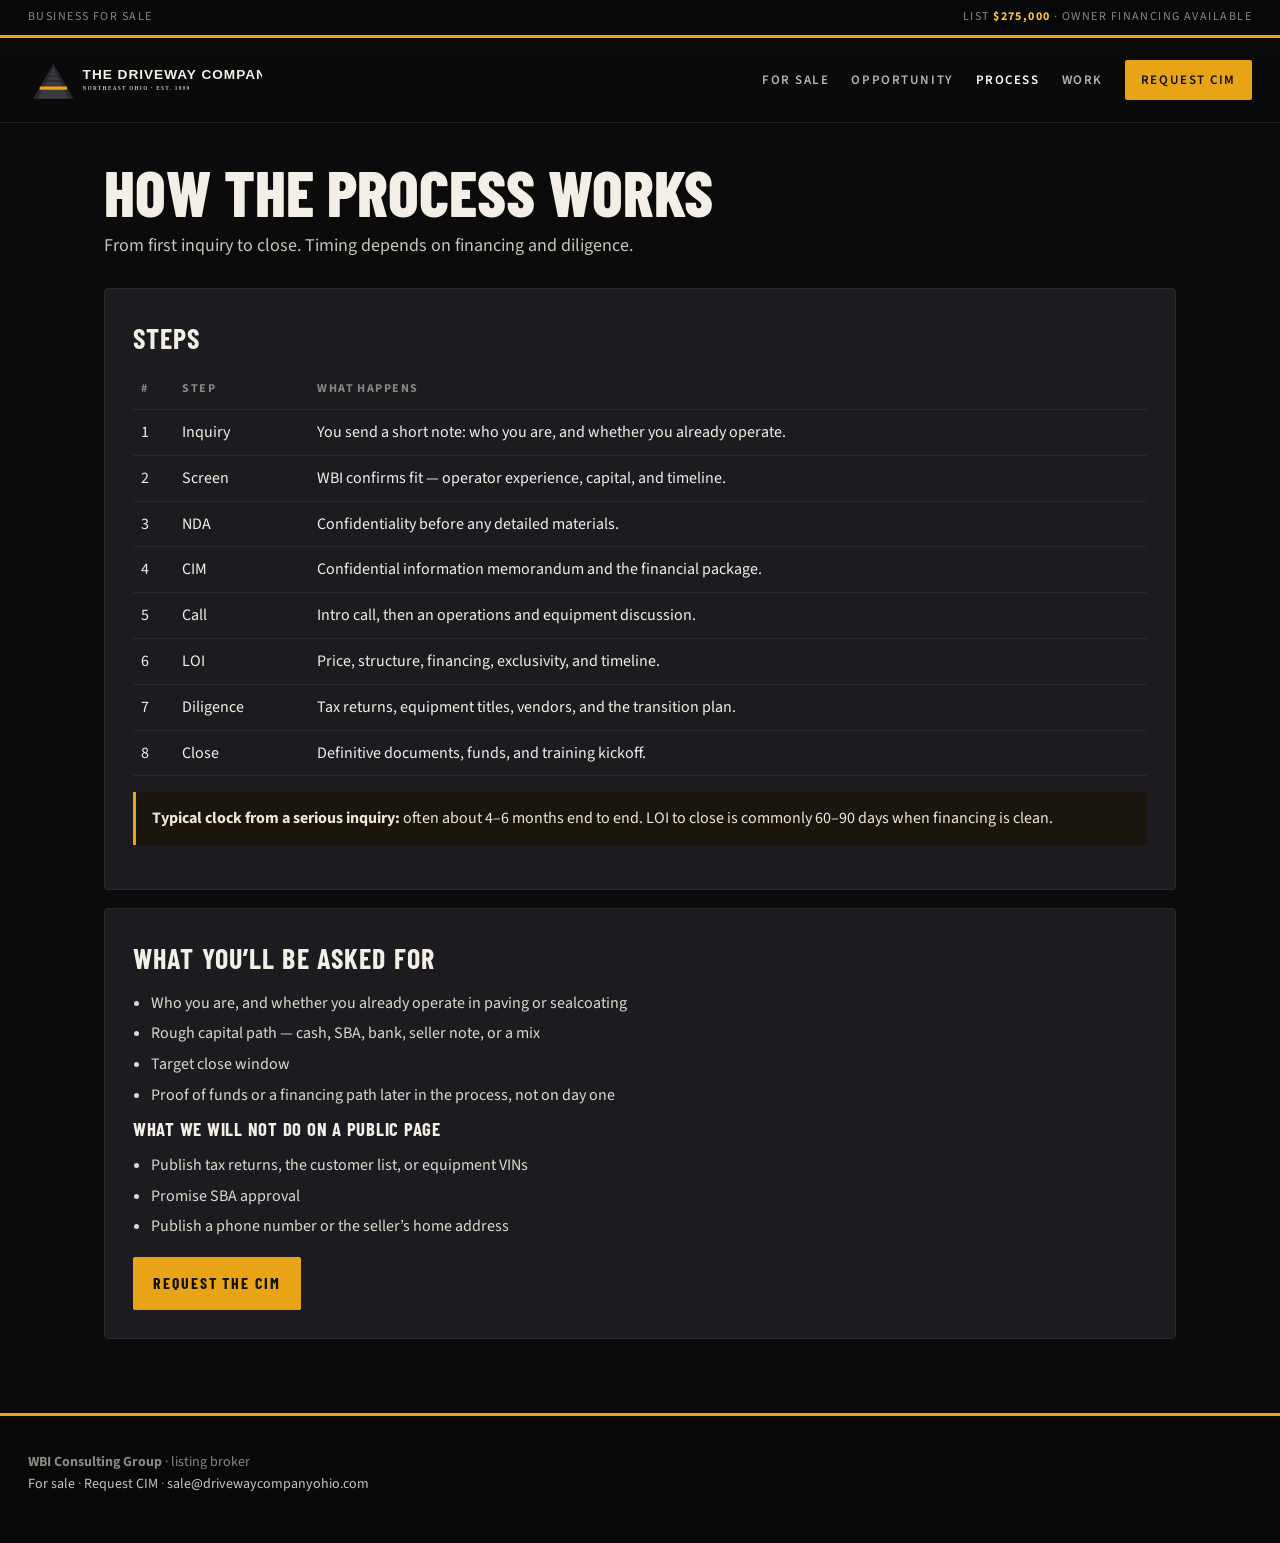
<file: process.html>
<!DOCTYPE html>
<html lang="en">
<head>
  <meta charset="UTF-8" />
  <meta name="viewport" content="width=device-width, initial-scale=1.0" />
  <meta name="robots" content="index, follow" />
  <title>Buyer Process | Asphalt Sealcoating Business for Sale</title>
  <link rel="stylesheet" href="styles.css" />
  <link rel="icon" href="images/logo.svg" type="image/svg+xml" />
</head>
<body>
  <div class="util"><span>Business for sale</span><span>List <b>$275,000</b> · Owner financing available</span></div>
  <nav class="nav">
    <a class="brand" href="sale.html"><img class="logo" src="images/logo.svg" alt="The Driveway Company" width="280" height="62"/></a>
    <div class="nav-links">
      <a href="sale.html">For sale</a>
      <a href="opportunity.html">Opportunity</a>
      <a href="process.html" class="active">Process</a>
      <a href="gallery.html">Work</a>
      <a href="inquire.html" class="cta">Request CIM</a>
    </div>
  </nav>

  <main class="container" style="padding-top:40px;">
    <h1 class="page-title">How the process works</h1>
    <p class="page-sub">From first inquiry to close. Timing depends on financing and diligence.</p>

    <section class="card">
      <h2>Steps</h2>
      <table>
        <tr><th>#</th><th>Step</th><th>What happens</th></tr>
        <tr><td>1</td><td>Inquiry</td><td>You send a short note: who you are, and whether you already operate.</td></tr>
        <tr><td>2</td><td>Screen</td><td>WBI confirms fit — operator experience, capital, and timeline.</td></tr>
        <tr><td>3</td><td>NDA</td><td>Confidentiality before any detailed materials.</td></tr>
        <tr><td>4</td><td>CIM</td><td>Confidential information memorandum and the financial package.</td></tr>
        <tr><td>5</td><td>Call</td><td>Intro call, then an operations and equipment discussion.</td></tr>
        <tr><td>6</td><td>LOI</td><td>Price, structure, financing, exclusivity, and timeline.</td></tr>
        <tr><td>7</td><td>Diligence</td><td>Tax returns, equipment titles, vendors, and the transition plan.</td></tr>
        <tr><td>8</td><td>Close</td><td>Definitive documents, funds, and training kickoff.</td></tr>
      </table>
      <div class="callout good">
        <strong>Typical clock from a serious inquiry:</strong> often about 4–6 months end to end.
        LOI to close is commonly 60–90 days when financing is clean.
      </div>
    </section>

    <section class="card">
      <h2>What you’ll be asked for</h2>
      <ul class="list">
        <li>Who you are, and whether you already operate in paving or sealcoating</li>
        <li>Rough capital path — cash, SBA, bank, seller note, or a mix</li>
        <li>Target close window</li>
        <li>Proof of funds or a financing path later in the process, not on day one</li>
      </ul>
      <h3>What we will not do on a public page</h3>
      <ul class="list">
        <li>Publish tax returns, the customer list, or equipment VINs</li>
        <li>Promise SBA approval</li>
        <li>Publish a phone number or the seller’s home address</li>
      </ul>
      <p style="margin-top:18px;"><a class="btn btn-primary" href="inquire.html">Request the CIM</a></p>
    </section>
  </main>

  <footer>
    <strong>WBI Consulting Group</strong> · listing broker<br />
    <a href="sale.html">For sale</a> · <a href="inquire.html">Request CIM</a> · <a href="mailto:sale@drivewaycompanyohio.com">sale@drivewaycompanyohio.com</a>
  </footer>
</body>
</html>
</file>
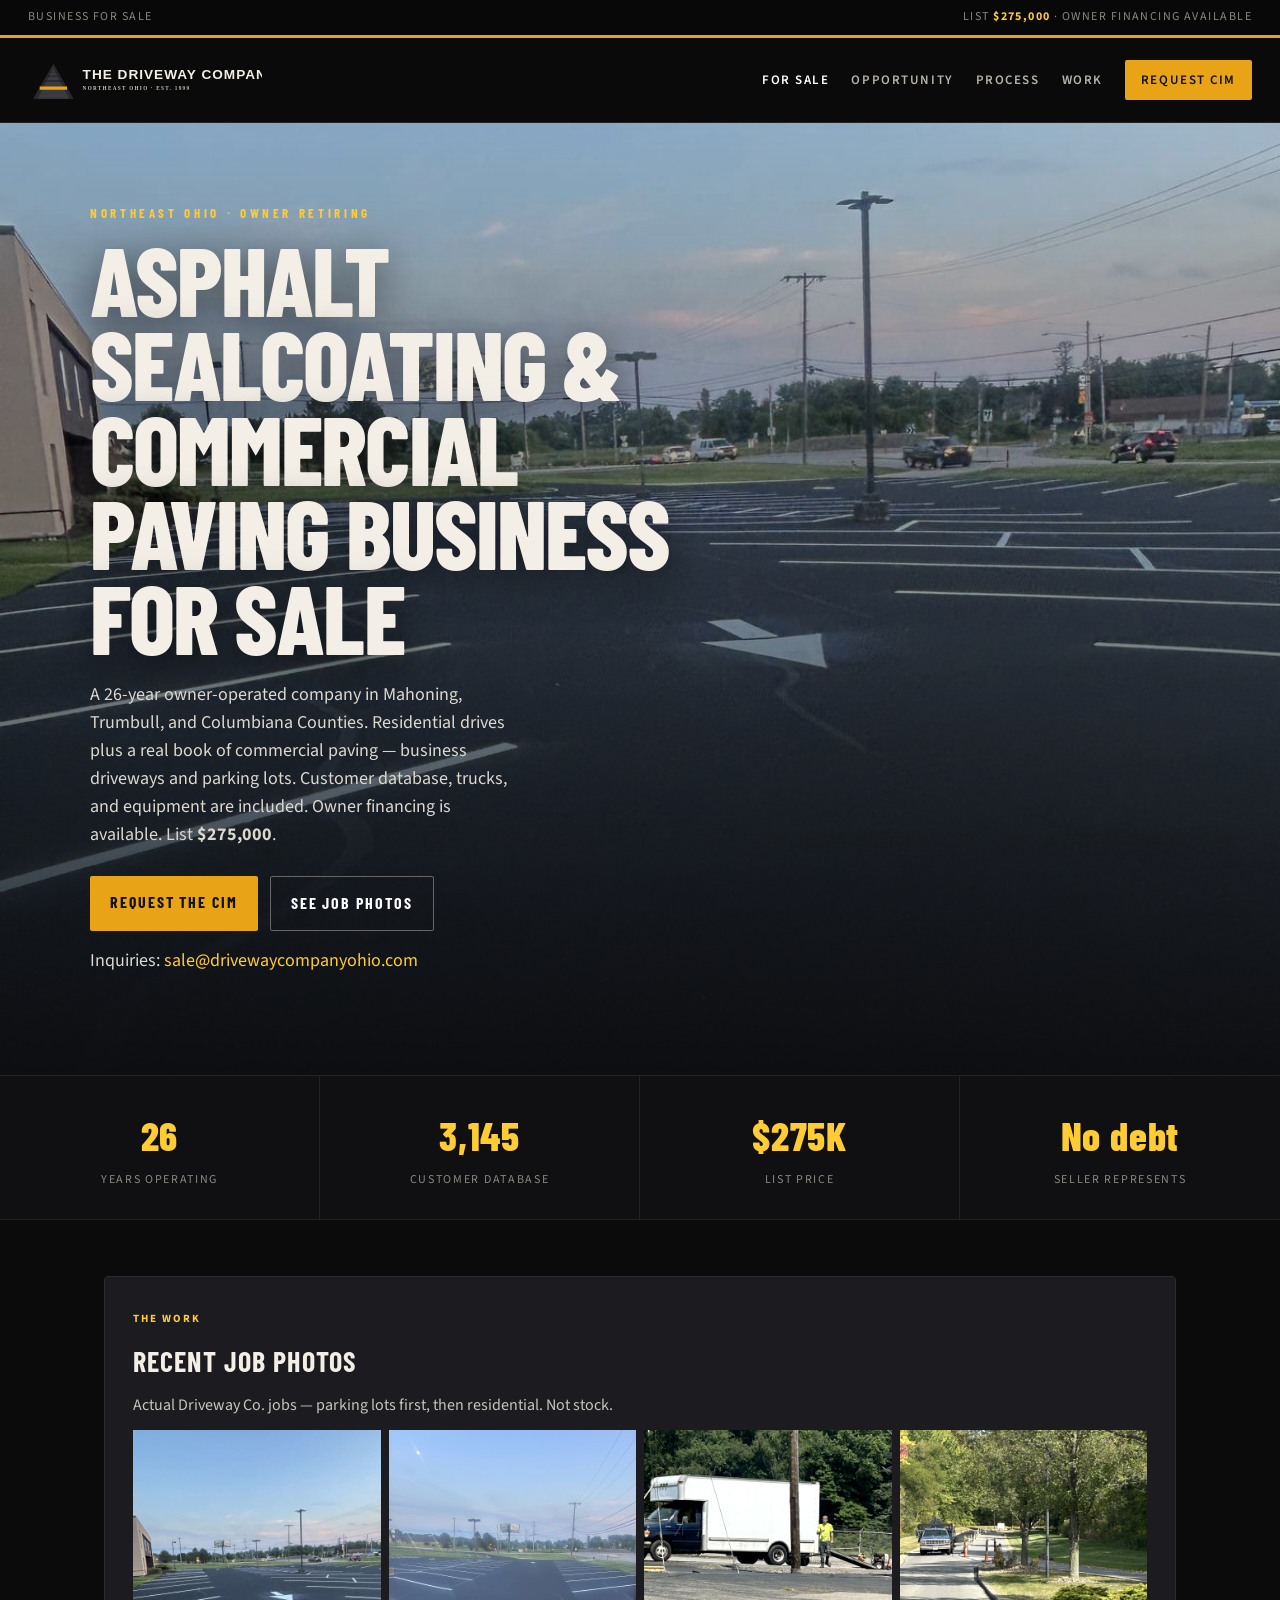
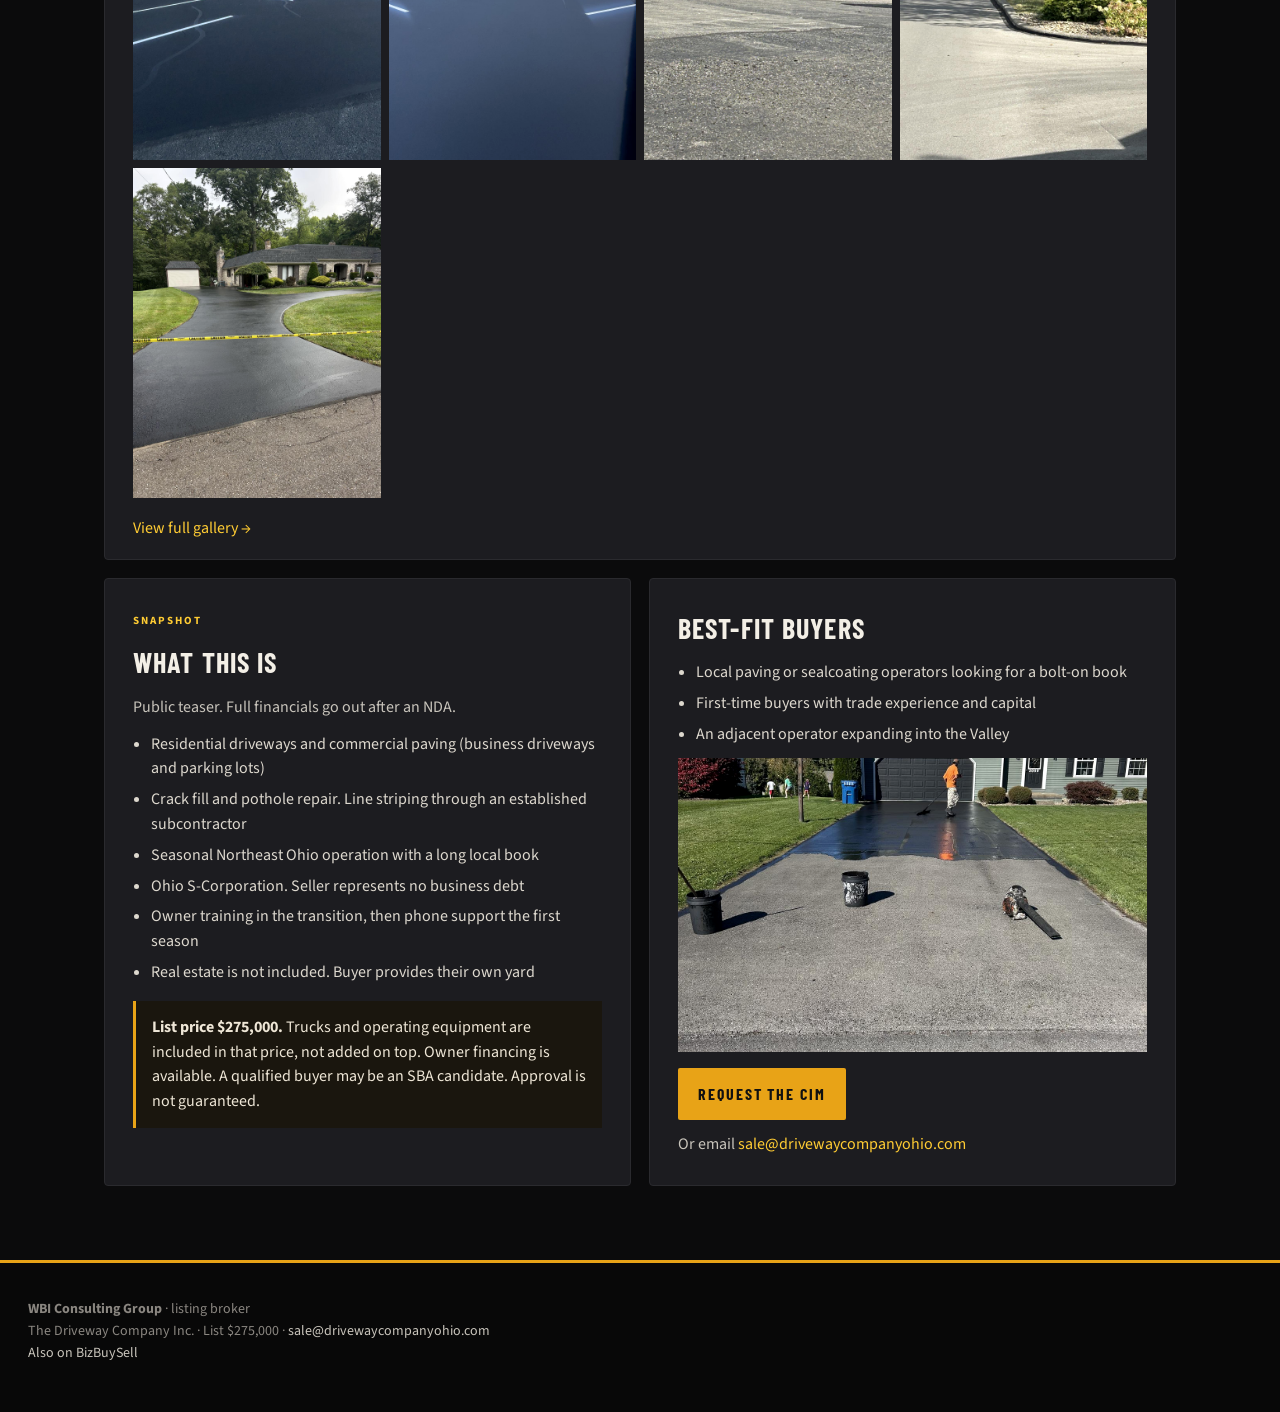
<file: sale.html>
<!DOCTYPE html>
<html lang="en">
<head>
  <meta charset="UTF-8" />
  <meta name="viewport" content="width=device-width, initial-scale=1.0" />
  <meta name="robots" content="index, follow" />
  <meta name="description" content="Northeast Ohio asphalt sealcoating and commercial paving business for sale. 26 years, owner retiring. List $275,000. Owner financing available." />
  <title>Asphalt Sealcoating Business for Sale | Northeast Ohio | $275,000</title>
  <link rel="stylesheet" href="styles.css" />
  <link rel="icon" href="images/logo.svg" type="image/svg+xml" />
</head>
<body>
  <div class="util"><span>Business for sale</span><span>List <b>$275,000</b> · Owner financing available</span></div>
  <nav class="nav">
    <a class="brand" href="sale.html"><img class="logo" src="images/logo.svg" alt="The Driveway Company" width="280" height="62"/></a>
    <div class="nav-links">
      <a class="active" href="sale.html">For sale</a>
      <a href="opportunity.html">Opportunity</a>
      <a href="process.html">Process</a>
      <a href="gallery.html">Work</a>
      <a href="inquire.html" class="cta">Request CIM</a>
    </div>
  </nav>

  <header class="hero">
    <div class="hero-inner">
      <div class="eyebrow">Northeast Ohio · Owner retiring</div>
      <h1>Asphalt sealcoating &amp; commercial paving business for sale</h1>
      <p>
        A 26-year owner-operated company in Mahoning, Trumbull, and Columbiana Counties.
        Residential drives plus a real book of commercial paving — business driveways and parking lots.
        Customer database, trucks, and equipment are included. Owner financing is available.
        List <strong>$275,000</strong>.
      </p>
      <div class="hero-actions">
        <a class="btn btn-primary" href="inquire.html">Request the CIM</a>
        <a class="btn btn-secondary" href="gallery.html">See job photos</a>
      </div>
      <p class="muted" style="margin-top:16px;">Inquiries: <a href="mailto:sale@drivewaycompanyohio.com">sale@drivewaycompanyohio.com</a></p>
    </div>
  </header>

  <div class="stats">
    <div class="stat"><span class="v">26</span><span class="l">Years operating</span></div>
    <div class="stat"><span class="v">3,145</span><span class="l">Customer database</span></div>
    <div class="stat"><span class="v">$275K</span><span class="l">List price</span></div>
    <div class="stat"><span class="v">No debt</span><span class="l">Seller represents</span></div>
  </div>

  <main class="container">
    <section class="card" style="padding-bottom:18px;">
      <span class="tag">The work</span>
      <h2 style="margin-top:10px;">Recent job photos</h2>
      <p class="muted" style="margin:6px 0 12px;">Actual Driveway Co. jobs — parking lots first, then residential. Not stock.</p>
      <div class="photo-strip">
        <figure><img src="images/job-17-commercial.jpg" alt="Commercial parking lot after sealcoat and striping" loading="lazy" /></figure>
        <figure><img src="images/job-16-parking-lot.jpg" alt="Commercial parking lot stall stripes" loading="lazy" /></figure>
        <figure><img src="images/job-03.jpg" alt="Commercial lot job with crew" loading="lazy" /></figure>
        <figure><img src="images/job-14.jpg" alt="Campus or commercial drive with spray truck" loading="lazy" /></figure>
        <figure><img src="images/job-04-residence.jpg" alt="Completed residential sealcoating job" loading="lazy" /></figure>
      </div>
      <p><a href="gallery.html">View full gallery →</a></p>
    </section>

    <div class="grid-2">
      <section class="card">
        <span class="tag">Snapshot</span>
        <h2 style="margin-top:10px;">What this is</h2>
        <p class="muted" style="margin:8px 0 12px;">Public teaser. Full financials go out after an NDA.</p>
        <ul class="list">
          <li>Residential driveways and commercial paving (business driveways and parking lots)</li>
          <li>Crack fill and pothole repair. Line striping through an established subcontractor</li>
          <li>Seasonal Northeast Ohio operation with a long local book</li>
          <li>Ohio S-Corporation. Seller represents no business debt</li>
          <li>Owner training in the transition, then phone support the first season</li>
          <li>Real estate is not included. Buyer provides their own yard</li>
        </ul>
        <div class="callout gold">
          <strong>List price $275,000.</strong> Trucks and operating equipment are included in that price, not added on top. Owner financing is available. A qualified buyer may be an SBA candidate. Approval is not guaranteed.
        </div>
      </section>
      <aside class="card">
        <h2>Best-fit buyers</h2>
        <ul class="list">
          <li>Local paving or sealcoating operators looking for a bolt-on book</li>
          <li>First-time buyers with trade experience and capital</li>
          <li>An adjacent operator expanding into the Valley</li>
        </ul>
        <div class="feature-photo">
          <img src="images/job-15-crew-work.jpg" alt="Sealcoating in progress" loading="lazy" />
        </div>
        <p style="margin-top:16px;"><a class="btn btn-primary" href="inquire.html">Request the CIM</a></p>
        <p class="muted" style="margin-top:12px;">Or email <a href="mailto:sale@drivewaycompanyohio.com">sale@drivewaycompanyohio.com</a></p>
      </aside>
    </div>
  </main>

  <footer>
    <strong>WBI Consulting Group</strong> · listing broker<br />
    The Driveway Company Inc. · List $275,000 · <a href="mailto:sale@drivewaycompanyohio.com">sale@drivewaycompanyohio.com</a><br />
    <a href="https://www.bizbuysell.com/business-opportunity/asphalt-sealcoating-business-26-yrs-ne-ohio-275k/2551087/">Also on BizBuySell</a>
  </footer>
</body>
</html>
</file>
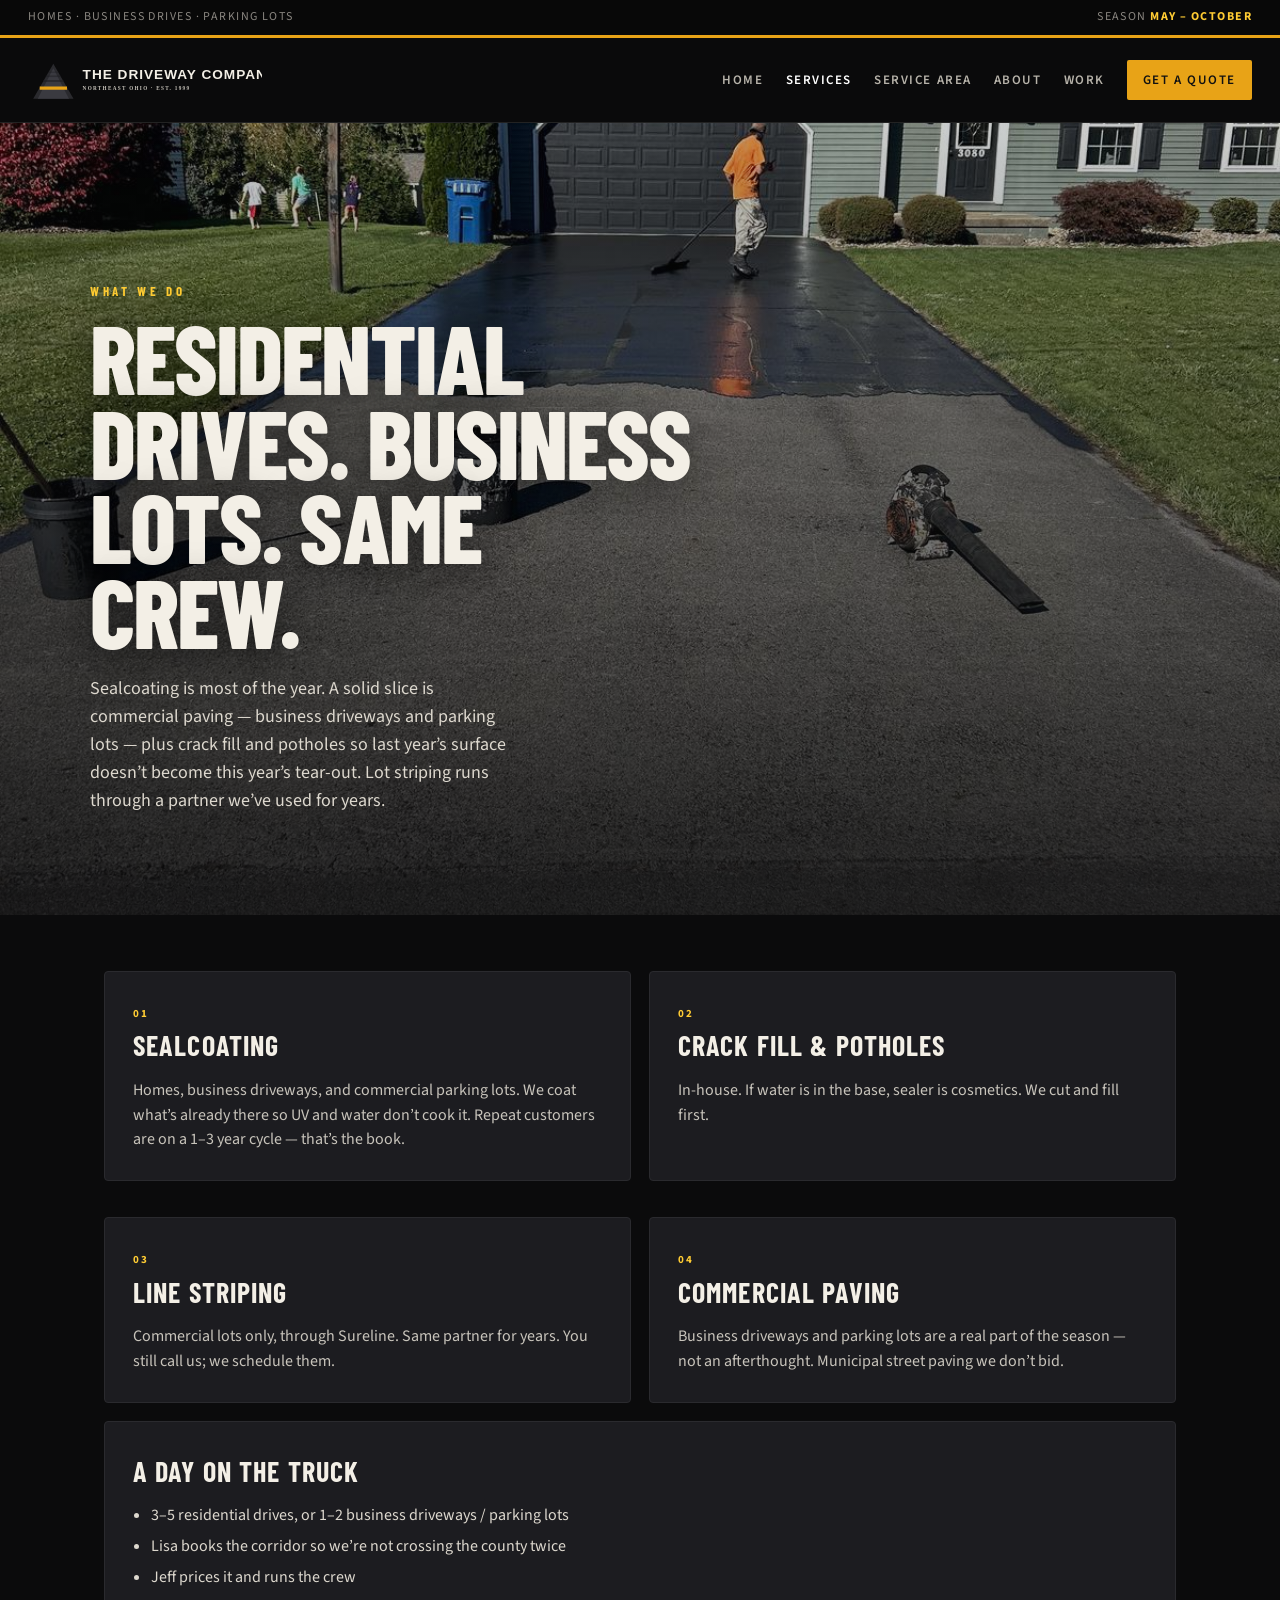
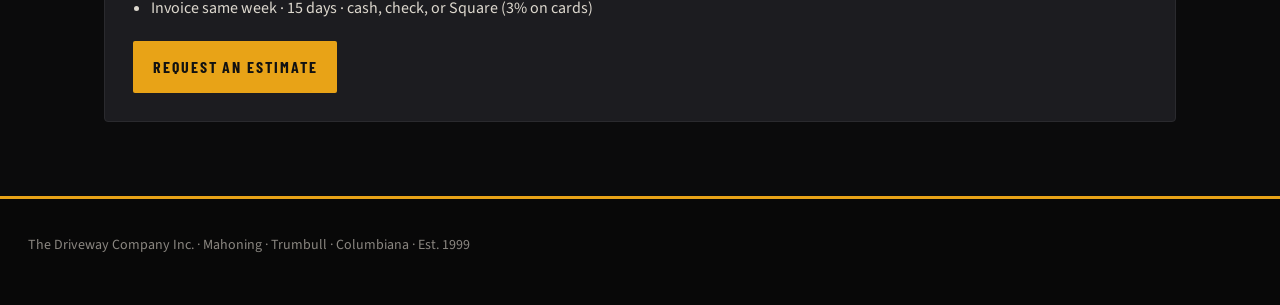
<file: services.html>
<!DOCTYPE html>
<html lang="en">
<head>
  <meta charset="UTF-8" />
  <meta name="viewport" content="width=device-width, initial-scale=1.0" />
  <meta name="robots" content="index, follow" />
  <title>Services | The Driveway Company</title>
  <link rel="stylesheet" href="styles.css" />
</head>
<body>
  <div class="util"><span>Homes · Business drives · Parking lots</span><span>Season <b>May – October</b></span></div>
  <nav class="nav">
    <a class="brand" href="index.html"><img class="logo" src="images/logo.svg" alt="The Driveway Company" width="280" height="62"/></a>
    <div class="nav-links">
      <a href="index.html">Home</a>
      <a class="active" href="services.html">Services</a>
      <a href="area.html">Service area</a>
      <a href="about.html">About</a>
      <a href="gallery.html">Work</a>
      <a href="contact.html" class="cta">Get a quote</a>
    </div>
  </nav>
  <header class="hero crew">
    <div class="hero-inner">
      <div class="eyebrow">What we do</div>
      <h1>Residential drives. Business lots. Same crew.</h1>
      <p>Sealcoating is most of the year. A solid slice is commercial paving — business driveways and parking lots — plus crack fill and potholes so last year’s surface doesn’t become this year’s tear-out. Lot striping runs through a partner we’ve used for years.</p>
    </div>
  </header>
  <main class="container">
    <div class="grid-2">
      <section class="card">
        <span class="tag">01</span>
        <h2>Sealcoating</h2>
        <p class="muted">Homes, business driveways, and commercial parking lots. We coat what’s already there so UV and water don’t cook it. Repeat customers are on a 1–3 year cycle — that’s the book.</p>
      </section>
      <section class="card">
        <span class="tag">02</span>
        <h2>Crack fill &amp; potholes</h2>
        <p class="muted">In-house. If water is in the base, sealer is cosmetics. We cut and fill first.</p>
      </section>
      <section class="card">
        <span class="tag">03</span>
        <h2>Line striping</h2>
        <p class="muted">Commercial lots only, through Sureline. Same partner for years. You still call us; we schedule them.</p>
      </section>
      <section class="card">
        <span class="tag">04</span>
        <h2>Commercial paving</h2>
        <p class="muted">Business driveways and parking lots are a real part of the season — not an afterthought. Municipal street paving we don’t bid.</p>
      </section>
    </div>
    <section class="card">
      <h2>A day on the truck</h2>
      <ul class="list">
        <li>3–5 residential drives, or 1–2 business driveways / parking lots</li>
        <li>Lisa books the corridor so we’re not crossing the county twice</li>
        <li>Jeff prices it and runs the crew</li>
        <li>Invoice same week · 15 days · cash, check, or Square (3% on cards)</li>
      </ul>
      <p style="margin-top:20px;"><a class="btn btn-primary" href="contact.html">Request an estimate</a></p>
    </section>
  </main>
  <footer>The Driveway Company Inc. · Mahoning · Trumbull · Columbiana · Est. 1999</footer>
</body>
</html>
</file>
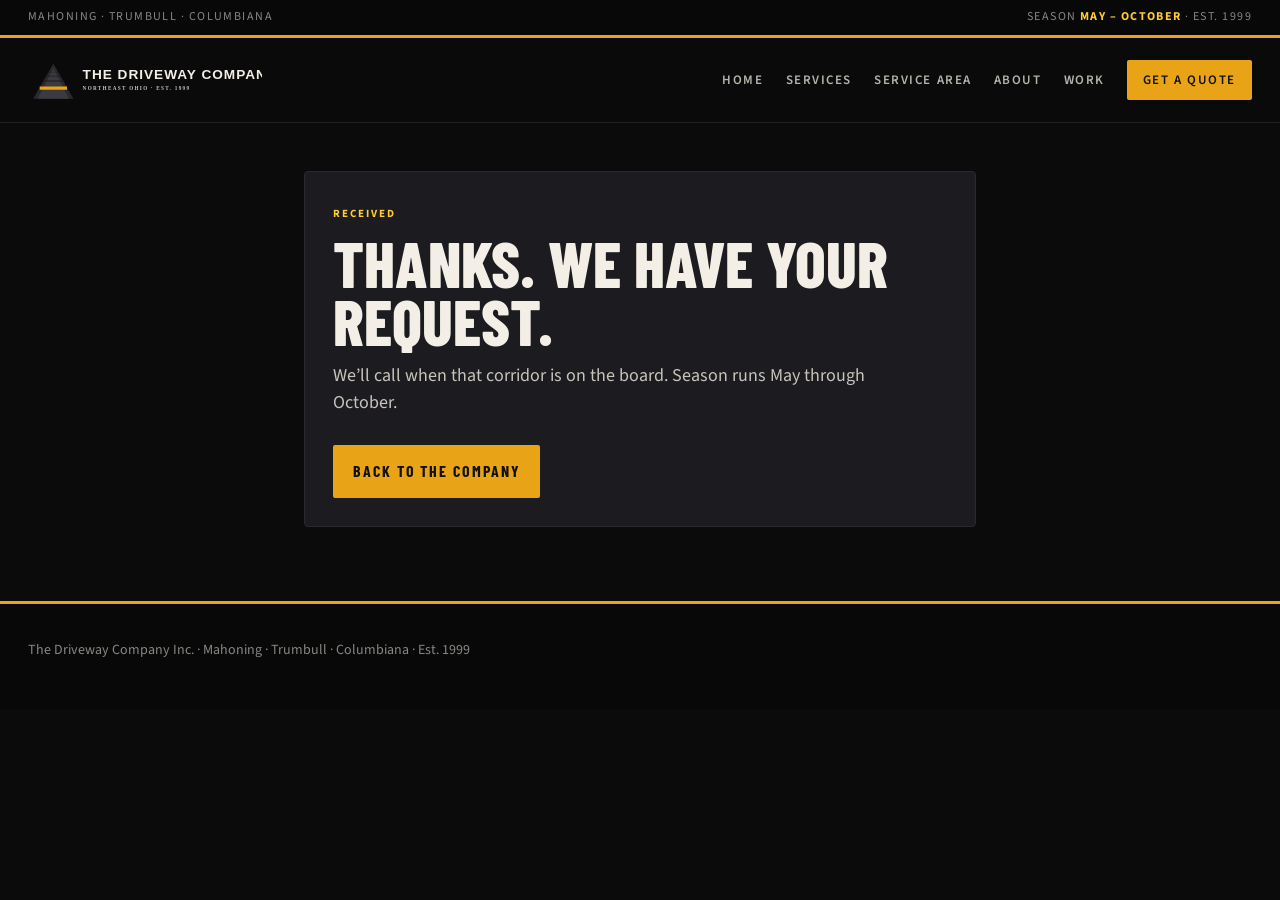
<file: thanks.html>
<!DOCTYPE html>
<html lang="en">
<head>
  <meta charset="UTF-8" />
  <meta name="viewport" content="width=device-width, initial-scale=1.0" />
  <meta name="robots" content="noindex, nofollow" />
  <title>Request received | The Driveway Company</title>
  <link rel="stylesheet" href="styles.css" />
  <link rel="icon" href="images/logo.svg" type="image/svg+xml" />
</head>
<body>
  <div class="util"><span>Mahoning · Trumbull · Columbiana</span><span>Season <b>May – October</b> · Est. 1999</span></div>
  <nav class="nav">
    <a class="brand" href="index.html"><img class="logo" src="images/logo.svg" alt="The Driveway Company" width="280" height="62"/></a>
    <div class="nav-links">
      <a href="index.html">Home</a>
      <a href="services.html">Services</a>
      <a href="area.html">Service area</a>
      <a href="about.html">About</a>
      <a href="gallery.html">Work</a>
      <a href="contact.html" class="cta">Get a quote</a>
    </div>
  </nav>
  <main class="container" style="padding-top:48px; max-width:720px;">
    <section class="card">
      <span class="tag">Received</span>
      <h1 class="page-title" style="margin-top:10px;">Thanks. We have your request.</h1>
      <p class="page-sub">We’ll call when that corridor is on the board. Season runs May through October.</p>
      <p><a class="btn btn-primary" href="index.html">Back to the company</a></p>
    </section>
  </main>
  <footer>The Driveway Company Inc. · Mahoning · Trumbull · Columbiana · Est. 1999</footer>
</body>
</html>
</file>
<file: styles.css>
@import url("https://fonts.googleapis.com/css2?family=Barlow+Condensed:wght@500;600;700;800&family=Source+Sans+3:ital,wght@0,400;0,500;0,600;0,700;1,400&display=swap");

:root {
  --tar: #0b0b0c;
  --asphalt: #141416;
  --slate: #1c1c20;
  --fog: #c8c4bb;
  --paper: #f3efe6;
  --white: #f7f4ee;
  --line: #2a2a2e;
  --amber: #e8a317;
  --amber-2: #ffcc33;
  --rust: #9a3412;
}
* { box-sizing: border-box; margin: 0; padding: 0; }
html { scroll-behavior: smooth; }
body {
  font-family: "Source Sans 3", system-ui, sans-serif;
  color: var(--paper);
  background: var(--tar);
  line-height: 1.55;
}
img { max-width: 100%; display: block; }
a { color: var(--amber-2); text-decoration: none; }
a:hover { text-decoration: underline; }

.preview-banner {
  background: #3f1d0a;
  color: #ffedd5;
  text-align: center;
  font-size: 12px;
  font-weight: 600;
  letter-spacing: 0.08em;
  text-transform: uppercase;
  padding: 8px 16px;
}
.preview-banner span { font-weight: 500; letter-spacing: 0.04em; text-transform: none; opacity: 0.85; }

.util {
  background: #080808;
  color: #8a8680;
  font-size: 12px;
  letter-spacing: 0.12em;
  text-transform: uppercase;
  padding: 8px 28px;
  display: flex;
  justify-content: space-between;
  gap: 16px;
  flex-wrap: wrap;
  border-bottom: 3px solid var(--amber);
}
.util b { color: var(--amber-2); font-weight: 700; }

.nav {
  background: rgba(11,11,12,0.92);
  backdrop-filter: blur(10px);
  color: #fff;
  display: flex;
  align-items: center;
  justify-content: space-between;
  gap: 16px;
  padding: 16px 28px;
  position: sticky;
  top: 0;
  z-index: 30;
  border-bottom: 1px solid #222;
}
.nav .brand {
  display: flex;
  align-items: center;
  text-decoration: none;
}
.nav .brand:hover { text-decoration: none; }
.nav .logo {
  height: 52px;
  width: auto;
  display: block;
}
.nav-links { display: flex; gap: 22px; flex-wrap: wrap; align-items: center; }
.nav-links a {
  color: #b7b3aa;
  font-size: 13px;
  font-weight: 600;
  letter-spacing: 0.12em;
  text-transform: uppercase;
  text-decoration: none;
}
.nav-links a:hover, .nav-links a.active { color: #fff; }
.nav-links .cta {
  background: var(--amber);
  color: #111 !important;
  padding: 10px 16px;
  border-radius: 2px;
}
.nav-links .cta:hover { background: var(--amber-2); text-decoration: none; }

.hero {
  position: relative;
  min-height: 88vh;
  display: flex;
  align-items: flex-end;
  padding: 80px 28px 72px;
  background:
    linear-gradient(180deg, rgba(11,11,12,0.15) 0%, rgba(11,11,12,0.35) 40%, rgba(11,11,12,0.92) 100%),
    url("images/job-17-commercial.jpg") center 45%/cover no-repeat;
}
.hero.crew { background-image: linear-gradient(180deg, rgba(11,11,12,0.2) 0%, rgba(11,11,12,0.88) 100%), url("images/job-15-crew-work.jpg"); background-size: cover; background-position: center; }
.hero.house { background-image: linear-gradient(180deg, rgba(11,11,12,0.25) 0%, rgba(11,11,12,0.9) 100%), url("images/job-04-residence.jpg"); background-size: cover; background-position: center; }
.hero.woods { background-image: linear-gradient(180deg, rgba(11,11,12,0.2) 0%, rgba(11,11,12,0.9) 100%), url("images/job-02-wooded-drive.jpg"); background-size: cover; background-position: center; }
.hero-inner { max-width: 1100px; margin: 0 auto; width: 100%; }
.eyebrow {
  font-family: "Barlow Condensed", sans-serif;
  letter-spacing: 0.28em;
  font-size: 13px;
  color: var(--amber-2);
  font-weight: 700;
  text-transform: uppercase;
  margin-bottom: 14px;
}
.hero h1 {
  font-family: "Barlow Condensed", sans-serif;
  font-weight: 800;
  font-size: clamp(48px, 9vw, 96px);
  line-height: 0.88;
  letter-spacing: -0.02em;
  text-transform: uppercase;
  max-width: 14ch;
  text-shadow: 0 8px 40px rgba(0,0,0,0.55);
}
.hero p {
  font-size: 18px;
  color: #ddd8ce;
  max-width: 48ch;
  margin: 22px 0 28px;
}
.hero-actions { display: flex; gap: 12px; flex-wrap: wrap; }

.stats {
  display: grid;
  grid-template-columns: repeat(4, 1fr);
  background: #101012;
  border-top: 1px solid #222;
  border-bottom: 1px solid #222;
}
.stat { padding: 28px 20px; border-right: 1px solid #222; text-align: center; }
.stat:last-child { border-right: 0; }
.stat .v {
  display: block;
  font-family: "Barlow Condensed", sans-serif;
  font-size: 40px;
  font-weight: 800;
  color: var(--amber-2);
  letter-spacing: 0.02em;
}
.stat .l { font-size: 12px; letter-spacing: 0.14em; text-transform: uppercase; color: #8a8680; }

.container { max-width: 1120px; margin: 0 auto; padding: 56px 24px; }
.page-title {
  font-family: "Barlow Condensed", sans-serif;
  font-size: clamp(40px, 6vw, 64px);
  font-weight: 800;
  text-transform: uppercase;
  line-height: 0.9;
  margin-bottom: 12px;
}
.page-sub { color: var(--fog); max-width: 62ch; margin-bottom: 28px; font-size: 18px; }

.card {
  background: var(--slate);
  border: 1px solid var(--line);
  border-radius: 4px;
  padding: 28px;
  margin-bottom: 18px;
}
.card h2, .card h3 {
  font-family: "Barlow Condensed", sans-serif;
  text-transform: uppercase;
  letter-spacing: 0.04em;
}
.card h2 { font-size: 28px; margin-bottom: 10px; }
.muted { color: var(--fog); }
.tag {
  display: inline-block;
  font-size: 11px;
  letter-spacing: 0.18em;
  text-transform: uppercase;
  color: var(--amber-2);
  font-weight: 700;
}
.list { margin: 10px 0 0 18px; color: #ddd8ce; }
.list li { margin: 6px 0; }
.grid-2 { display: grid; grid-template-columns: 1fr 1fr; gap: 18px; }

.btn {
  display: inline-block;
  font-family: "Barlow Condensed", sans-serif;
  font-weight: 700;
  font-size: 16px;
  letter-spacing: 0.12em;
  text-transform: uppercase;
  padding: 14px 20px;
  border-radius: 2px;
  text-decoration: none !important;
  border: none;
  cursor: pointer;
}
.btn-primary { background: var(--amber); color: #111; }
.btn-primary:hover { background: var(--amber-2); }
.btn-secondary { background: transparent; color: #fff; border: 1px solid #666; }
.btn-secondary:hover { border-color: #fff; }

.svc-grid { display: grid; grid-template-columns: repeat(3, 1fr); gap: 14px; margin-top: 18px; }
.svc {
  position: relative;
  min-height: 280px;
  display: flex;
  flex-direction: column;
  justify-content: flex-end;
  padding: 22px;
  color: #fff;
  text-decoration: none;
  overflow: hidden;
  border: 1px solid #2a2a2e;
}
.svc:hover { text-decoration: none; border-color: var(--amber); }
.svc::before {
  content: "";
  position: absolute; inset: 0;
  background: linear-gradient(180deg, rgba(0,0,0,0.15), rgba(0,0,0,0.82));
}
.svc > * { position: relative; z-index: 1; }
.svc h3 { font-family: "Barlow Condensed", sans-serif; font-size: 28px; text-transform: uppercase; margin-bottom: 6px; }
.svc p { color: #d6d1c7; font-size: 15px; }
.svc.s1 { background: url("images/job-04-residence.jpg") center/cover; }
.svc.s2 { background: url("images/job-17-commercial.jpg") center/cover; }
.svc.s3 { background: url("images/job-15-crew-work.jpg") center/cover; }

.towns { display: flex; flex-wrap: wrap; gap: 8px; margin-top: 16px; }
.town {
  border: 1px solid #3a3a3e;
  padding: 7px 12px;
  font-size: 13px;
  letter-spacing: 0.06em;
  text-transform: uppercase;
  color: #c8c4bb;
}

.photo-strip, .gallery {
  display: grid;
  gap: 8px;
}
.photo-strip { grid-template-columns: repeat(4, 1fr); margin: 12px 0 18px; }
.gallery { grid-template-columns: repeat(3, 1fr); }
.photo-strip figure, .gallery figure, .feature-photo {
  margin: 0;
  overflow: hidden;
  background: #0a0a0a;
  position: relative;
}
.photo-strip figure { aspect-ratio: 3/4; }
.gallery figure { aspect-ratio: 3/4; }
.feature-photo { aspect-ratio: 16/10; margin: 12px 0 0; }
.photo-strip img, .gallery img, .feature-photo img {
  width: 100%; height: 100%; object-fit: cover;
  filter: contrast(1.05) saturate(0.92);
  transition: transform 0.45s ease;
}
.photo-strip figure:hover img, .gallery figure:hover img { transform: scale(1.05); }
.gallery figcaption {
  position: absolute; left: 0; right: 0; bottom: 0;
  padding: 12px 14px;
  background: linear-gradient(transparent, rgba(0,0,0,0.8));
  color: #f3efe6;
  font-size: 12px;
  letter-spacing: 0.08em;
  text-transform: uppercase;
}

.split {
  display: grid;
  grid-template-columns: 1.1fr 0.9fr;
  min-height: 520px;
}
.split .copy { padding: 64px 40px; background: #121214; display: flex; flex-direction: column; justify-content: center; }
.split .pic { background: url("images/job-03.jpg") center/cover; }
.split.alt .pic { background-image: url("images/job-02-wooded-drive.jpg"); }

.callout, .callout.gold, .callout.warn {
  border-left: 3px solid var(--amber);
  background: #1a160e;
  padding: 14px 16px;
  margin: 16px 0;
  color: #eee6d6;
}
table { width: 100%; border-collapse: collapse; }
th, td { text-align: left; padding: 10px 8px; border-bottom: 1px solid #2a2a2e; }
th { color: #8a8680; font-size: 12px; letter-spacing: 0.12em; text-transform: uppercase; }

.form-grid { display: grid; gap: 14px; margin-top: 12px; }
.form-row { display: grid; grid-template-columns: 1fr 1fr; gap: 12px; }
label { display: block; font-size: 12px; letter-spacing: 0.12em; text-transform: uppercase; color: #8a8680; margin-bottom: 6px; }
input, select, textarea {
  width: 100%;
  background: #0b0b0c;
  color: #f3efe6;
  border: 1px solid #333;
  padding: 12px;
  font: inherit;
}
input:focus, select:focus, textarea:focus { outline: 1px solid var(--amber); }

footer {
  background: #080808;
  color: #8a8680;
  padding: 36px 28px 48px;
  font-size: 14px;
  border-top: 3px solid var(--amber);
}
footer a { color: #c8c4bb; }

@media (max-width: 860px) {
  .stats, .svc-grid, .grid-2, .split, .photo-strip, .gallery, .form-row { grid-template-columns: 1fr; }
  .hero { min-height: 72vh; }
  .nav { flex-direction: column; align-items: flex-start; }
}
</file>
